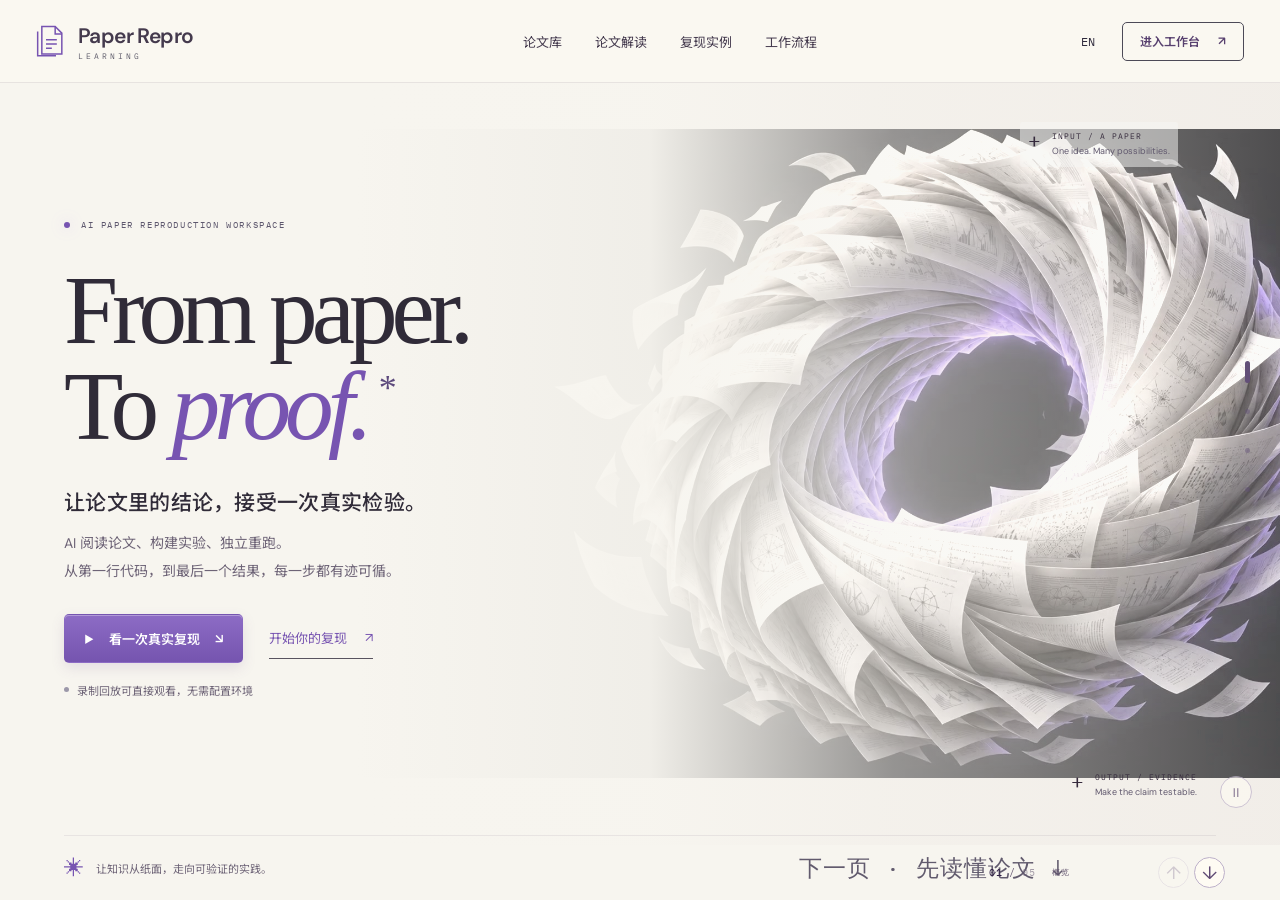
<file: src/landing/index.html>
<!DOCTYPE html>

<html lang="zh-CN">
<head>
<meta charset="utf-8"/>
<meta content="width=device-width, initial-scale=1" name="viewport"/>
<meta content="#111118" name="theme-color"/>
<meta content="Paper Repro Agent：从论文到可核查的实验结果。阅读论文、编写代码、运行实验、独立重跑，让每个结论都有证据可查。" name="description"/>
<title>Paper Repro — From Paper to Proof</title>
<link href="assets/favicon.svg" rel="icon" type="image/svg+xml"/>
<link href="styles.css" rel="stylesheet"/>
<link href="fullpage.css" rel="stylesheet"/>
<script defer="" src="app.js"></script>
<script defer="" src="fullpage.js"></script>
<script defer="" src="hero-video.js"></script>
<link href="cinema.css" rel="stylesheet"/><script defer="" src="cinema.js"></script><script defer src="integration.js"></script></head>
<body>
<a class="skip-link" data-i18n="skip" href="#main">跳到主要内容</a>
<header class="site-header">
<div class="header-inner">
<a aria-label="Paper Repro 首页" class="brand" href="#top"><span aria-hidden="true" class="brand-mark"><svg fill="none" viewbox="0 0 36 40"><path d="M7 3h16l8 8v25H7V3Z" stroke="currentColor" stroke-width="1.8"></path><path d="M23 3v9h8M12 19h13M12 24h13M12 29h7" stroke="currentColor" stroke-width="1.8"></path><path d="M2 9v29h22" stroke="currentColor" stroke-width="1.8"></path></svg></span><span>Paper Repro<span class="brand-agent">LEARNING</span></span></a>
<nav aria-label="主导航" class="desktop-nav"><a href="product:#/explore">论文库</a><a data-i18n="navLearn" href="#learn">论文解读</a><a data-i18n="navCases" href="#evidence">复现实例</a><a data-i18n="navWorkflow" href="#workflow">工作流程</a></nav>
<div class="header-actions"><button aria-label="Switch to English" class="language-toggle" id="language-toggle" type="button">EN</button><a class="button header-cta" href="product:#/upload" rel="noopener noreferrer" target="_blank"><span data-i18n="workspace">进入工作台</span><span aria-hidden="true">↗</span></a><button aria-controls="mobile-nav" aria-expanded="false" aria-label="展开导航" class="menu-toggle" id="menu-toggle"><span></span><span></span></button></div>
</div>
<nav aria-label="移动导航" class="mobile-nav" hidden="" id="mobile-nav"><a data-i18n="navLearn" href="#learn">论文解读</a><a data-i18n="navCases" href="#evidence">复现实例</a><a data-i18n="navWorkflow" href="#workflow">工作流程</a></nav>
</header>
<main id="main" tabindex="-1">
<div id="page-track">
<section aria-labelledby="hero-heading" class="hero" id="top">
<div aria-hidden="true" class="hero-art"><video autoplay="" height="1176" id="hero-video" loop="" muted="" playsinline="" poster="assets/paper-vortex-poster.jpg" preload="auto" width="1764"><source src="assets/paper-vortex-video.mp4" type="video/mp4"/></video><div class="art-shade"></div></div>
<button aria-controls="hero-video" aria-label="暂停背景视频" class="hero-video-toggle" id="hero-video-toggle" type="button">Ⅱ</button>
<div aria-hidden="true" class="hero-grid"></div>
<div class="hero-content wrap">
<div class="eyebrow hero-eyebrow"><span class="status-dot"></span> AI PAPER REPRODUCTION WORKSPACE</div>
<h1 id="hero-heading">From paper.<br/>To <em>proof.</em><span aria-hidden="true" class="hero-period">*</span></h1>
<p class="hero-lead" data-i18n="heroLead">让论文里的结论，接受一次真实检验。</p>
<p class="hero-description" data-i18n="heroDescription">AI 阅读论文、构建实验、独立重跑。<br/>从第一行代码，到最后一个结果，每一步都有迹可循。</p>
<div class="hero-ctas"><a class="button button-primary" href="#evidence"><span aria-hidden="true" class="play-icon">▶</span><span data-i18n="heroPrimary">看一次真实复现</span><span aria-hidden="true">↘</span></a><a class="hero-secondary" href="product:#/upload" rel="noopener noreferrer" target="_blank"><span data-i18n="heroSecondary">开始你的复现</span><span aria-hidden="true">↗</span></a></div>
<p class="hero-note"><span class="small-dot"></span><span data-i18n="heroNote">录制回放可直接观看，无需配置环境</span></p>
</div>
<div aria-hidden="true" class="art-annotation annotation-top"><span class="annotation-cross">+</span><span>INPUT / A PAPER<br/><b>One idea. Many possibilities.</b></span></div>
<div aria-hidden="true" class="art-annotation annotation-bottom"><span class="annotation-cross">+</span><span>OUTPUT / EVIDENCE<br/><b>Make the claim testable.</b></span></div>
<div class="hero-bottom wrap"><div class="hero-caption"><span class="caption-star">✳</span><span data-i18n="heroCaption">让知识从纸面，走向可验证的实践。</span></div><a class="scroll-cue" href="#learn"><span data-i18n="nextLearn">下一页 · 先读懂论文 ↓</span></a></div>
</section><section aria-labelledby="learn-heading" class="learn section-light cinema-panel" id="learn"><div aria-hidden="true" class="panel-film"><video data-src="assets/08429992526ec273.mp4" id="bg-learn" loop="" muted="" playsinline="" poster="assets/08429992526ec273.jpg" preload="none"></video></div><button aria-controls="bg-learn" aria-label="暂停背景视频" class="film-toggle" data-film="bg-learn" type="button">Ⅱ</button><div class="wrap"><div class="section-kicker"><span>02 / UNDERSTAND THE PAPER</span><span class="kicker-line"></span><span data-i18n="learnKicker">从理解开始</span></div><div class="learn-layout"><div class="learn-copy"><h2 data-i18n="learnHeading" id="learn-heading">先把论文<br/><em>读懂。</em></h2><p class="learn-intro" data-i18n="learnIntro">从研究问题到方法与实验，用结构化解读和视频讲解，把一篇论文讲清楚。想进一步核对时，回到对应的原文依据。</p><div class="learning-points"><p><b data-i18n="learnPoint1">问题与贡献</b><span data-i18n="learnPoint1d">作者解决什么，新增了什么。</span></p><p><b data-i18n="learnPoint2">方法与实验</b><span data-i18n="learnPoint2d">方法如何工作，实验在检验什么。</span></p><p><b data-i18n="learnPoint3">结论与边界</b><span data-i18n="learnPoint3d">证据支持什么，哪些问题仍未回答。</span></p></div><a class="button button-primary" data-i18n="explorePapers" href="https://paperrepro-aiid.atoms.world/repro/index.html#papers" rel="noopener noreferrer" target="_blank">探索论文 ↗</a></div><div class="learn-preview"><div class="learn-paper"><span class="eyebrow">PAPER / 2008</span><strong>Isolation Forest</strong><span>F. T. Liu · K. M. Ting · Z.-H. Zhou</span></div><div aria-label="论文理解方式" class="learn-tabs" role="tablist"><button aria-controls="learn-analysis" aria-selected="true" data-i18n="analysisTab" data-learn="analysis" id="learn-analysis-tab" role="tab">图文解读</button><button aria-controls="learn-video" aria-selected="false" data-i18n="videoTab" data-learn="video" id="learn-video-tab" role="tab" tabindex="-1">视频讲解</button></div><div aria-labelledby="learn-analysis-tab" id="learn-analysis" role="tabpanel"><span class="eyebrow">METHOD / ISOLATION</span><h3 data-i18n="methodTitle">为什么异常点更容易被隔离？</h3><div aria-label="机制示意：密集样本与孤立样本，随机划分隔离远离群体的点" class="isolation-diagram" role="img"><div class="cluster">● ● ●<br/> ● ● ●<br/>● ● ●</div><div class="split-line"></div><span class="outlier">●</span><span class="diagram-caption" data-i18n="diagramCaption">机制示意 · 非实验结果</span></div><p data-i18n="methodBody">每次随机选择特征和切分值，把样本逐步分开。远离密集区域的点往往经过更少的划分就能被单独隔离；多棵树上的平均路径长度，用来构造异常分数。</p><a class="text-link" data-i18n="methodSource" href="https://cs.nju.edu.cn/zhouzh/zhouzh.files/publication/icdm08b.pdf" rel="noopener noreferrer" target="_blank">回到原文 · 方法 §2 ↗</a></div><div aria-labelledby="learn-video-tab" hidden="" id="learn-video" role="tabpanel"><span class="eyebrow">PAPER EXPLAINER</span><div aria-hidden="true" class="video-symbol">▶</div><h3 data-i18n="videoTitle">换一种方式，理解论文。</h3><p data-i18n="videoBody">前往视频讲解库，选择已有讲解或提交论文。当前案例尚未绑定讲解成片，背景影像仅为视觉素材。</p><a class="button button-primary" data-i18n="videoLink" href="https://paperexplainer-aiid.pub.atoms.world/" rel="noopener noreferrer" target="_blank">打开视频讲解库 ↗</a></div></div></div><p class="learn-outro" data-i18n="learnOutro">理解之后，选择一个值得验证的问题。</p></div></section>
<section aria-labelledby="evidence-heading" class="evidence cinema-panel dark-proof" id="evidence"><div aria-hidden="true" class="panel-film"><video data-src="assets/8007bbe535fea624.mp4" id="bg-evidence" loop="" muted="" playsinline="" poster="assets/8007bbe535fea624.jpg" preload="none"></video></div><button aria-controls="bg-evidence" aria-label="暂停背景视频" class="film-toggle" data-film="bg-evidence" type="button">Ⅱ</button>
<div class="wrap">
<div class="section-kicker"><span>03 / A REAL REPRODUCTION</span><span class="kicker-line"></span><span data-i18n="evidenceKicker">从真实运行开始</span></div>
<div class="section-heading-row"><h2 data-i18n="evidenceHeading" id="evidence-heading">看一个结论，<br/><span class="muted-heading">如何被重新跑出来。</span></h2><div class="section-intro"><p data-i18n="evidenceIntro">选定论文中的一个实验目标，跟随 Agent 完成实现、运行与核验。看它读了什么、跑了什么，以及结果与论文有哪些差异。</p><a class="text-link" href="https://paperrepro-aiid.atoms.world/repro/index.html#runs" rel="noopener noreferrer" target="_blank"><span data-i18n="fullRecording">查看这次复现</span><span aria-hidden="true">↗</span></a></div></div>
<div class="workbench">
<div class="workbench-top"><div class="workbench-title"><span aria-hidden="true" class="mini-mark">▧</span><b>Isolation Forest</b><span class="mono subtle">/ 2008</span></div><div class="recorded-badge"><span></span><span data-i18n="recorded">录制案例摘要</span></div></div>
<div class="workbench-toolbar"><div aria-label="案例证据视角" class="evidence-tabs" role="tablist"><button aria-controls="evidence-panel" aria-selected="false" data-view="claim" id="tab-claim" role="tab" tabindex="-1"><span class="tab-index">01</span><span data-i18n="tabClaim">论文主张</span></button><button aria-controls="evidence-panel" aria-selected="true" data-view="execution" id="tab-execution" role="tab" tabindex="0"><span class="tab-index">02</span><span data-i18n="tabExecution">执行轨迹</span></button><button aria-controls="evidence-panel" aria-selected="false" data-view="verdict" id="tab-verdict" role="tab" tabindex="-1"><span class="tab-index">03</span><span data-i18n="tabVerdict">复核报告</span></button></div><button aria-pressed="false" class="tour-button" id="tour-button" type="button"><span aria-hidden="true">▷</span><span data-i18n="tour">播放导览</span></button></div>
<div aria-labelledby="tab-execution" class="proof-grid" id="evidence-panel" role="tabpanel" tabindex="0">
<div class="paper-pane"><div class="pane-label"><span>THE PAPER</span><span>01</span></div><div class="paper-sheet"><div class="paper-journal">RESEARCH PAPER / 2008</div><h3>Isolation<br/><i>Forest</i></h3><p class="paper-authors">F. T. Liu · K. M. Ting · Z.-H. Zhou</p><div class="paper-rule"></div><p class="paper-abstract" data-i18n="paperAbstract">通过随机划分隔离异常点。路径越短，样本越可能是异常。</p><p class="paper-table-title">TABLE 3 · IONOSPHERE</p><table class="paper-table"><thead><tr><th>Method</th><th>AUC</th></tr></thead><tbody><tr><td>ORCA</td><td>0.92</td></tr><tr><td>LOF</td><td>0.89</td></tr><tr><td>RF</td><td>0.85</td></tr><tr class="highlight-row"><td>iForest <span>←</span></td><td>0.85</td></tr></tbody></table><div class="paper-footnote"><span>p. 8 / Table 3</span><span class="paper-page">08</span></div></div><div class="source-tag"><span aria-hidden="true">↳</span><span data-i18n="paperSource">目标结果已定位到论文原文</span></div></div>
<div class="execution-pane"><div class="pane-label"><span id="detail-pane-label">THE PROCESS</span><span>02</span></div><div id="detail-content"></div></div>
<div class="result-pane"><div class="pane-label"><span>THE EVIDENCE</span><span>03</span></div><div class="verified-badge"><span aria-hidden="true">✓</span><span data-i18n="reproduced">已复现</span></div><p class="result-caption" data-i18n="cleanRerun">独立干净重跑 · AUC</p><div class="result-number">0.851<span>↗</span></div><div class="result-comparison"><div><span data-i18n="reported">论文报告</span><b>0.850</b></div><div><span data-i18n="difference">差值</span><b class="green-text">+0.001</b></div></div><div aria-label="论文值0.85，复现值0.851，均在0.80到0.90的验收范围内" class="acceptance-chart" role="img"><div class="chart-range"><span class="chart-center"></span><span class="chart-point"></span></div><div class="chart-labels"><span>0.80</span><span>0.85</span><span>0.90</span></div></div><p class="acceptance-note"><span aria-hidden="true">✓</span><span data-i18n="acceptance">落在预设 ±0.05 的验收范围内</span></p><div class="result-footer"><span data-i18n="cleanTime">干净重跑</span><b>3.9 s</b></div></div>
</div>
<div class="workbench-bottom"><span><span class="tiny-dot"></span><span data-i18n="summaryNote">已录制运行的交互摘要 · 非实时执行</span></span><span class="mono">RUN / 20260930-131649-58916d</span><button aria-haspopup="dialog" class="evidence-detail-button" data-i18n="evidenceDetail" id="evidence-detail-button" type="button">设置与审计详情 ↗</button></div>
</div>
<div class="run-stats"><div><span class="stat-number">32<span>m</span> 22<span>s</span></span><span class="stat-label" data-i18n="statDuration">这次运行的总耗时</span></div><div><span class="stat-number"><span>¥</span>0.32</span><span class="stat-label" data-i18n="statCost">这次运行的模型费用</span></div><div><span class="stat-number">19</span><span class="stat-label" data-i18n="statCommands">已执行命令</span></div><div><span class="stat-number stat-word">CPU<span> ONLY</span></span><span class="stat-label" data-i18n="statCompute">该案例无需 GPU</span></div></div>
<p class="data-note" data-i18n="dataNote">数据来自现有产品中的一次 Isolation Forest 录制运行，不代表所有论文的耗时、费用或成功率。</p>
</div>
</section>
<section aria-labelledby="workflow-heading" class="workflow section-light cinema-panel" id="workflow"><div aria-hidden="true" class="panel-film"><video data-src="assets/e339c9df4ec4fd5f.mp4" id="bg-workflow" loop="" muted="" playsinline="" poster="assets/e339c9df4ec4fd5f.jpg" preload="none"></video></div><button aria-controls="bg-workflow" aria-label="暂停背景视频" class="film-toggle" data-film="bg-workflow" type="button">Ⅱ</button><div class="wrap"><div class="section-kicker"><span>04 / HOW IT WORKS</span><span class="kicker-line"></span><span data-i18n="workflowKicker">每一步，都留下证据。</span></div><div class="workflow-layout"><div class="workflow-heading"><h2 data-i18n="workflowHeading" id="workflow-heading">复杂的复现，<br/>清楚地发生。</h2><p class="section-body" data-i18n="workflowIntro">从理解方法到独立核验，把漫长的实验过程拆解成你能看见、能检查的步骤。</p><div class="workflow-footnote"><span>6</span><p data-i18n="workflowSix">个可追溯步骤<br/>贯穿一次复现</p></div></div><div class="workflow-explorer"><div aria-label="复现流程" aria-orientation="vertical" class="workflow-list" role="tablist"><button aria-controls="workflow-detail" aria-selected="true" class="workflow-step" data-step="0" id="step-0" role="tab" tabindex="0"><span>01</span><b data-i18n="step0">读懂论文</b><span class="step-arrow">↗</span></button><button aria-controls="workflow-detail" aria-selected="false" class="workflow-step" data-step="1" id="step-1" role="tab" tabindex="-1"><span>02</span><b data-i18n="step1">固定目标</b><span class="step-arrow">↗</span></button><button aria-controls="workflow-detail" aria-selected="false" class="workflow-step" data-step="2" id="step-2" role="tab" tabindex="-1"><span>03</span><b data-i18n="step2">编写代码</b><span class="step-arrow">↗</span></button><button aria-controls="workflow-detail" aria-selected="false" class="workflow-step" data-step="3" id="step-3" role="tab" tabindex="-1"><span>04</span><b data-i18n="step3">运行与修复</b><span class="step-arrow">↗</span></button><button aria-controls="workflow-detail" aria-selected="false" class="workflow-step" data-step="4" id="step-4" role="tab" tabindex="-1"><span>05</span><b data-i18n="step4">独立重跑</b><span class="step-arrow">↗</span></button><button aria-controls="workflow-detail" aria-selected="false" class="workflow-step" data-step="5" id="step-5" role="tab" tabindex="-1"><span>06</span><b data-i18n="step5">给出结论</b><span class="step-arrow">↗</span></button></div><div aria-labelledby="step-0" class="workflow-detail" id="workflow-detail" role="tabpanel" tabindex="0"></div></div></div></div></section>

<section aria-labelledby="start-heading" class="start-section cinema-panel" id="start"><div aria-hidden="true" class="panel-film"><video data-src="assets/07f52f0afe70706d.mp4" id="bg-start" loop="" muted="" playsinline="" poster="assets/07f52f0afe70706d.jpg" preload="none"></video></div><button aria-controls="bg-start" aria-label="暂停背景视频" class="film-toggle" data-film="bg-start" type="button">Ⅱ</button><div class="wrap"><div class="section-kicker"><span>05 / YOUR NEXT PAPER</span><span class="kicker-line"></span></div><div class="start-heading-row"><h2 data-i18n="startHeading" id="start-heading">下一篇，<br/>从你的论文开始。</h2><div><p data-i18n="startDescription">从已有的论文解读开始，或带上一份 PDF、一条 arXiv 链接。<br/>先理解，再选择你想验证的问题。</p><a class="text-link start-explore" data-i18n="explorePapers" href="https://paperrepro-aiid.atoms.world/repro/index.html#papers" rel="noopener noreferrer" target="_blank">探索论文 ↗</a><a class="button button-primary" href="product:#/upload" rel="noopener noreferrer" target="_blank"><span data-i18n="openWorkspace">进入工作台</span><span aria-hidden="true">↗</span></a></div></div><div class="start-modes"><a class="start-mode" href="https://paperrepro-aiid.atoms.world/repro/index.html#papers" rel="noopener noreferrer" target="_blank"><span class="mode-label"><span>01 / UNDERSTAND</span><span aria-hidden="true">↗</span></span><h3 data-i18n="modeReplay">先读懂一篇</h3><p data-i18n="modeReplayDescription">浏览结构化分析与视频讲解，从问题、方法到实验，建立完整理解。</p><span class="mode-foot" data-i18n="modeReplayFoot">浏览论文 ↗</span></a><a class="start-mode" href="https://paperrepro-aiid.atoms.world/repro/index.html#runs" rel="noopener noreferrer" target="_blank"><span class="mode-label"><span>02 / EXPLORE</span><span aria-hidden="true">↗</span></span><h3 data-i18n="modeLocal">先看一次回放</h3><p data-i18n="modeLocalDescription">打开已录制的运行，逐步查看过程与结论，无需配置实验环境。</p><span class="mode-foot" data-i18n="modeLocalFoot">查看复现实例 ↗</span></a><a class="start-mode" href="product:#/upload" rel="noopener noreferrer" target="_blank"><span class="mode-label"><span>03 / EXPERIMENT</span><span aria-hidden="true">↗</span></span><h3 data-i18n="modeLab">开始我的实验</h3><p data-i18n="modeLabDescription">选择一个具体目标，准备实验任务，再交给自己的智能体或可用运行环境执行。</p><span class="mode-foot" data-i18n="modeLabFoot">准备实验任务 ↗</span></a></div><div class="availability"><span class="small-dot"></span><p data-i18n="availability">当前原站支持录制回放；启动新任务前，请在工作台确认运行器连接与访问权限。</p></div> <footer class="site-footer"><div class="wrap"><div class="footer-top"><a class="brand" href="#top"><span aria-hidden="true" class="footer-symbol">↳</span><span>Paper Repro<span class="brand-agent">LEARNING</span></span></a><p>Every claim deserves<br/><em>a second run.</em></p><div class="footer-links"><a data-i18n="paperLibrary" href="https://paperrepro-aiid.atoms.world/repro/index.html#papers" rel="noopener noreferrer" target="_blank">论文库 ↗</a><a href="https://paperexplainer-aiid.pub.atoms.world/" rel="noopener noreferrer" target="_blank">Paper Explainer ↗</a><a data-i18n="navBench" href="https://paperrepro-aiid.atoms.world/repro/bench.html" rel="noopener noreferrer" target="_blank">基准测试</a></div></div><div class="footer-bottom"><span>© 2026 Paper Repro Agent</span><span>PAPER → CODE → EVIDENCE</span><a data-i18n="backTop" href="#top">回到顶部 ↑</a></div></div></footer></div></section>
</div>
</main>
<nav aria-label="整屏导航" class="page-pagination" id="page-pagination">
<button aria-current="page" aria-label="第 1 屏：简介" data-page-index="0" type="button"><span aria-hidden="true" class="page-dot"></span></button>
<button aria-label="第 2 屏：复现证据" data-page-index="1" type="button"><span aria-hidden="true" class="page-dot"></span></button>
<button aria-label="第 3 屏：工作流程" data-page-index="2" type="button"><span aria-hidden="true" class="page-dot"></span></button>
<button aria-label="第 4 屏：复现案例" data-page-index="3" type="button"><span aria-hidden="true" class="page-dot"></span></button>
<button aria-label="第 5 屏：开始使用" data-page-index="4" type="button"><span aria-hidden="true" class="page-dot"></span></button>
</nav>
<div class="page-controls"><span class="page-counter"><span id="page-current">01</span><span aria-hidden="true">/</span><span id="page-total">05</span></span><span class="page-label" id="page-label">INTRODUCTION</span><div class="page-buttons"><button aria-label="上一屏" disabled="" id="page-prev" type="button">↑</button><button aria-label="下一屏" id="page-next" type="button">↓</button></div></div>
<span aria-atomic="true" aria-live="polite" class="sr-only" id="page-announcement"></span>
<dialog aria-labelledby="evidence-dialog-heading" id="evidence-dialog"><div class="dialog-top"><span class="eyebrow" data-i18n="evidenceDialogTitle" id="evidence-dialog-heading">实验设置与复核记录</span><button aria-label="关闭证据详情" class="dialog-close" id="evidence-dialog-close" type="button">×</button></div><p class="evidence-dialog-intro" data-i18n="evidenceDialogIntro">以下为这次 Isolation Forest 录制运行的实验约定与核验摘要。结论对应所选的 Ionosphere AUC 实验。</p><div class="evidence-dialog-columns" id="evidence-dialog-content"></div><a class="evidence-dialog-source" data-i18n="evidenceDialogSource" href="https://paperrepro-aiid.atoms.world/repro/index.html#runs" rel="noopener noreferrer" target="_blank">查看原工作台的完整录制 ↗</a></dialog>
<dialog aria-labelledby="case-dialog-title" id="case-dialog"><div class="dialog-top"><span class="eyebrow" data-i18n="caseDetail">RECORDED CASE / 案例摘要</span><button aria-label="关闭案例摘要" class="dialog-close" id="dialog-close" type="button">×</button></div><div id="case-dialog-content"></div></dialog>
</body>
</html>
</file>
<file: src/landing/styles.css>
@import url('https://fonts.googleapis.com/css2?family=DM+Sans:wght@400;450;500;550;600;650;700&family=IBM+Plex+Mono:wght@400;500&family=Noto+Sans+SC:wght@400;500;600;700&display=swap');
:root{--ink:#111118;--paper:#f5f3ee;--paper-deep:#eae7e0;--text:#25252b;--muted:#75757a;--line:#dedbd3;--violet:#b7a3ff;--violet-dark:#6b45cf;--green:#39785a;--mono:'IBM Plex Mono',monospace;--sans:'DM Sans','Noto Sans SC',sans-serif;--serif:Georgia,'Times New Roman',serif;--page-width:1240px}
*{box-sizing:border-box}html{scroll-behavior:smooth;scroll-padding-top:92px}body{margin:0;background:var(--paper);color:var(--text);font-family:var(--sans);font-size:15px;-webkit-font-smoothing:antialiased}button,a,input{-webkit-tap-highlight-color:transparent}button,a{touch-action:manipulation}button{font:inherit;cursor:pointer}a{color:inherit;text-decoration:none}button{color:inherit}button:focus-visible,a:focus-visible,[tabindex]:focus-visible{outline:3px solid var(--violet-dark);outline-offset:5px}::selection{background:#ccbbff;color:#161220}h1,h2,h3,p{margin:0}button{border:0}button:disabled{cursor:default}img{max-width:100%;display:block}.wrap{width:min(var(--page-width),calc(100% - 104px));margin:0 auto}.mono{font-family:var(--mono)}.eyebrow{font-family:var(--mono);font-size:10px;letter-spacing:1.5px}.skip-link{position:fixed;top:-100px;left:16px;background:var(--paper);color:var(--ink);padding:12px 20px;z-index:200}.skip-link:focus{top:12px}.button{display:inline-flex;align-items:center;justify-content:center;gap:15px;min-height:48px;padding:0 23px;border:1px solid transparent;border-radius:5px;font-weight:600;font-size:14px;transition:background .2s,transform .2s,border-color .2s}.button:hover{transform:translateY(-2px)}.button-primary{background:var(--violet);color:#1c1631}.button-primary:hover{background:#c5b5ff}.text-link{display:inline-flex;align-items:center;gap:20px;font-size:13px;font-weight:600;padding:6px 0;border-bottom:1px solid var(--text);width:max-content}.text-link:hover{color:var(--violet-dark);border-color:var(--violet-dark)}.site-header{background:#f8f7f5f5;color:#2e2b3b;border-bottom:1px solid #52476116;position:sticky;top:0;z-index:30;backdrop-filter:blur(18px)}.header-inner{height:82px;max-width:1440px;width:calc(100% - 72px);margin:auto;display:flex;align-items:center;justify-content:space-between;gap:28px}.brand{display:inline-flex;gap:12px;align-items:center;font-size:21px;font-weight:600;letter-spacing:-.6px;white-space:nowrap}.brand-mark{width:30px;height:34px;color:var(--violet)}.brand-agent{font-family:var(--mono);display:block;font-size:8px;letter-spacing:3px;font-weight:400;color:#5f5d6a;margin-top:1px}.desktop-nav{display:flex;gap:33px;margin-left:70px;font-size:13px;color:#5e5d6a}.desktop-nav a:hover{color:white}.tiny-arrow{padding-left:6px}.header-actions{display:flex;gap:23px;align-items:center}.language-toggle{background:none;color:#2e2a3c;font-size:12px;font-family:var(--mono);padding:12px 4px}.header-cta{color:var(--paper);border-color:#4c4a57;min-height:39px;padding:0 17px;font-size:12px;gap:18px}.header-cta:hover{background:#fdfdfc;border-color:#7d738f}.menu-toggle{display:none;width:30px;height:34px;padding:6px;background:transparent}.menu-toggle span{display:block;width:20px;height:1px;background:#eeeeee;margin:6px 0}.mobile-nav{padding:10px 24px 22px;flex-direction:column;gap:14px;font-size:14px}.mobile-nav:not([hidden]){display:flex}.hero{position:relative;min-height:726px;background:var(--ink);color:var(--paper);overflow:hidden}.hero-art{position:absolute;right:-4%;top:-32px;bottom:38px;width:76%;pointer-events:none}.hero-art img,.hero-art video{width:100%;height:100%;object-fit:contain;object-position:right center;opacity:.95}.art-shade{position:absolute;inset:0;background:linear-gradient(90deg,#f8f7f5 0%,#f8f7f5c7 13%,#f8f7f500 43%),linear-gradient(0deg,#f8f7f5 0%,#f8f7f500 13%,#f8f7f500 91%,#f8f7f577 100%)}.hero-grid{position:absolute;inset:0;background-image:linear-gradient(90deg,#544a6303 1px,transparent 1px);background-size:25% 100%;pointer-events:none}.hero-content{position:relative;z-index:2;padding-top:82px;padding-bottom:100px}.hero-eyebrow{font-size:9px;letter-spacing:1.6px;color:#5e586e;display:flex;align-items:center;gap:11px;margin-bottom:35px}.status-dot{width:6px;height:6px;background:var(--violet);border-radius:50%;box-shadow:0 0 14px #af8dff66}.hero h1{font-family:var(--serif);font-size:clamp(76px,7.6vw,112px);line-height:.99;font-weight:400;letter-spacing:-6px;position:relative;width:max-content}.hero h1 em{font-weight:400;color:#2a2046}.hero-period{font-family:var(--serif);font-weight:400;font-style:italic;color:#5d4a7d;font-size:36px;vertical-align:top;line-height:1;position:relative;top:12px;left:10px}.hero-lead{font-size:21px;font-weight:500;letter-spacing:.3px;margin-top:32px}.hero-description{font-size:14px;line-height:1.95;color:#605c6a;margin-top:13px;max-width:460px}.hero-ctas{display:flex;align-items:center;gap:26px;margin-top:29px}.hero-ctas .button{gap:15px;font-size:13px;min-height:49px;padding:0 19px}.play-icon{font-size:10px}.hero-secondary{display:inline-flex;gap:18px;align-items:center;font-size:13px;border-bottom:1px solid #58535f;padding:11px 0}.hero-secondary:hover{color:var(--violet)}.hero-note{font-size:11px;color:#5f5b6c;display:flex;align-items:center;gap:8px;margin-top:19px}.small-dot{height:5px;width:5px;flex:none;border-radius:50%;background:#9c98a9;display:inline-block}.hero-bottom{position:absolute;bottom:0;left:0;right:0;display:flex;justify-content:space-between;align-items:center;height:76px;border-top:1px solid #52476118}.hero-caption{display:flex;align-items:center;gap:12px;color:#615c6b;font-size:11px}.caption-star{font-size:20px;color:var(--violet)}.scroll-cue{display:flex;gap:24px;align-items:center;font-family:var(--mono);font-size:8px;letter-spacing:1px;color:#615a6d}.scroll-cue span:last-child{font-size:23px}.art-annotation{position:absolute;z-index:2;display:flex;align-items:flex-start;gap:10px;font-family:var(--mono);font-size:8px;letter-spacing:1px;color:#352a3c;line-height:1.7;pointer-events:none}.art-annotation b{font-family:var(--sans);font-size:9px;color:#61596e;font-weight:400;letter-spacing:0}.annotation-cross{font-size:21px;line-height:1}.annotation-top{right:8%;top:65px}.annotation-bottom{right:6.5%;bottom:112px}.section-light{background:var(--paper)}.evidence{padding:87px 0 59px}.section-kicker{display:flex;align-items:center;gap:22px;font-family:var(--mono);font-size:9px;letter-spacing:1px;color:#646363}.kicker-line{height:1px;background:var(--line);flex:1}.section-kicker>span:last-child:not(.kicker-line){font-family:var(--sans);font-size:11px;letter-spacing:.5px;color:#7b7777}.section-heading-row{display:flex;justify-content:space-between;align-items:flex-end;gap:45px;margin:38px 0 38px}h2{font-size:40px;font-weight:500;line-height:1.45;letter-spacing:-1.4px}.muted-heading{color:#666361}.section-intro{font-size:13px;line-height:1.95;color:#656261;padding-bottom:6px}.section-intro .text-link{color:var(--text);margin-top:17px}.workbench{border:1px solid #524761;border-radius:9px;overflow:hidden;background:#fffdfa;box-shadow:0 6px 18px #21162c03,0 30px 80px #30283e06}.workbench-top{padding:18px 25px;display:flex;align-items:center;justify-content:space-between;border-bottom:1px solid #524761;background:#fbf9f6}.workbench-title{display:flex;align-items:center;gap:11px;font-size:13px}.mini-mark{font-size:20px;color:var(--violet-dark)}.subtle{color:#68615f;font-size:10px}.recorded-badge{display:flex;align-items:center;gap:7px;font-size:10px;color:#78716c}.recorded-badge>span:first-child{width:5px;height:5px;border-radius:50%;background:#a7a094}.workbench-toolbar{display:flex;align-items:center;justify-content:space-between;padding:0 25px;border-bottom:1px solid #524761;background:#fffdf9}.evidence-tabs{display:flex;gap:28px}.evidence-tabs button{padding:17px 0 15px;font-size:11px;font-weight:500;border-bottom:2px solid transparent;background:transparent;color:#68625f;display:flex;gap:8px;align-items:center}.evidence-tabs button[aria-selected=true]{color:#533e89;border-color:#8155df}.tab-index{font-family:var(--mono);font-size:9px;opacity:.8}.tour-button{font-size:10px;background:none;color:#675f5f;display:flex;gap:6px;align-items:center;padding:10px 0}.tour-button[aria-pressed=true]{color:var(--violet-dark)}.proof-grid{display:grid;grid-template-columns:1fr 1.04fr 1fr;min-height:440px}.proof-grid>div{padding:22px 26px}.pane-label{font-family:var(--mono);font-size:8px;letter-spacing:1.2px;display:flex;justify-content:space-between;align-items:center;color:#6a625d;margin-bottom:21px}.pane-label>span:last-child{font-size:9px;color:#6c605b}.paper-pane{background:#eeebe4}.paper-sheet{background:#fffcf5;border:1px solid #524761;padding:23px 23px 10px;max-width:300px;box-shadow:2px 3px 0 #e5e1d9;transform:rotate(-1.3deg);margin:0 auto}.paper-journal{font-family:var(--mono);font-size:6px;letter-spacing:1.5px;color:#676560;margin-bottom:12px}.paper-sheet h3{font-family:var(--serif);font-size:34px;line-height:1.01;font-weight:400;letter-spacing:-1px}.paper-authors{font-family:var(--serif);font-size:7px;margin-top:10px;color:#78766d}.paper-rule{height:1px;background:#fdfdfc;margin-top:15px}.paper-abstract{font-family:var(--serif);font-size:8px;line-height:1.6;margin-top:9px;color:#6c655b}.paper-table-title{font-family:var(--mono);font-size:7px;letter-spacing:.4px;margin-top:17px;margin-bottom:6px}.paper-table{border-collapse:collapse;width:100%;font-family:var(--mono);font-size:8px;color:#7c746a}.paper-table th{font-weight:400;color:#6e6359;font-size:7px;padding:4px 5px;text-align:left;border-top:1px solid #524761;border-bottom:1px solid #524761}.paper-table td{padding:5px}.paper-table th:last-child,.paper-table td:last-child{text-align:right}.paper-table .highlight-row{background:#ece4ff;color:#593e89}.highlight-row td{font-weight:500}.highlight-row span{float:right}.paper-footnote{display:flex;align-items:center;justify-content:space-between;font-family:var(--mono);font-size:6px;color:#6e6559;margin-top:17px}.paper-page{font-family:var(--serif);font-size:12px}.source-tag{font-size:9px;display:flex;align-items:center;gap:5px;color:#6a625d;margin-top:15px}.source-tag>span:first-child{color:var(--violet-dark);font-size:16px}.execution-pane{background:#fbf9f5;border-right:1px solid #524761}.process-heading{font-size:14px;font-weight:500;line-height:1.5;margin:0 0 7px}.process-sub{font-size:10px;line-height:1.8;color:#6a625d;margin-bottom:26px}.agent-timeline{list-style:none;margin:0;padding:0}.agent-timeline li{display:flex;position:relative;gap:13px;padding-bottom:18px;align-items:flex-start}.agent-timeline li:not(:last-child):before{content:'';position:absolute;top:23px;left:10px;width:1px;height:calc(100% - 23px);background:#dbd5cf}.timeline-check{display:flex;width:21px;height:21px;flex:none;align-items:center;justify-content:center;border:1px solid #524761;color:#6f7e6f;font-size:10px;border-radius:50%;margin-top:1px}.timeline-text{flex:1;font-size:11px;color:#5c5553;line-height:1.4}.timeline-text span{display:block;font-size:9px;color:#6b615b;margin-top:3px}.timeline-time{font-family:var(--mono);font-size:9px;color:#6a615d;padding-top:3px;white-space:nowrap}.process-chip{background:#eee9df;padding:10px 11px;font-family:var(--mono);font-size:8px;color:#6b655c;display:flex;gap:8px;align-items:center}.process-chip .tiny-dot{background:#76a288}.result-pane{background:#fffdf9}.verified-badge{font-size:10px;display:inline-flex;align-items:center;gap:6px;background:#eaf2e8;color:#478260;padding:5px 9px;border-radius:3px}.verified-badge>span:first-child{font-weight:700}.result-caption{font-size:10px;color:#6c625b;margin-top:28px}.result-number{font-size:70px;letter-spacing:-4px;line-height:1.1;margin-top:8px;font-weight:450}.result-number>span{color:var(--green);font-size:23px;letter-spacing:0;margin-left:9px;vertical-align:top;line-height:2}.result-comparison{display:flex;gap:33px;margin-top:22px;padding-bottom:22px;border-bottom:1px solid #524761}.result-comparison>div{display:flex;flex-direction:column;gap:6px;font-size:10px;color:#6b635c}.result-comparison b{font-family:var(--mono);font-size:17px;font-weight:400;color:#55514d}.result-comparison b.green-text{color:var(--green)}.acceptance-chart{margin-top:31px}.chart-range{height:9px;background:#e1eadc;position:relative;border-radius:2px}.chart-center{position:absolute;width:1px;height:19px;background:#9caa95;left:50%;top:-5px}.chart-point{position:absolute;width:8px;height:15px;border-radius:2px;left:51%;top:-3px;background:#39785a;transform:translateX(-50%)}.chart-labels{display:flex;justify-content:space-between;font-family:var(--mono);font-size:8px;color:#6b645b;margin-top:9px}.acceptance-note{display:flex;gap:6px;font-size:9px;color:#5c7156;margin-top:18px;line-height:1.6}.result-footer{border-top:1px solid #524761;display:flex;justify-content:space-between;align-items:center;font-size:9px;color:#6b625b;margin-top:20px;padding-top:15px}.result-footer b{font-family:var(--mono);font-weight:400;color:#69645d}.workbench-bottom{padding:12px 24px;background:#f8f5ef;border-top:1px solid #524761;display:flex;justify-content:space-between;gap:15px;font-size:8px;color:#6b625c}.workbench-bottom>span:first-child{display:flex;gap:6px;align-items:center}.tiny-dot{height:4px;width:4px;background:#aaa095;border-radius:50%;display:inline-block}.run-stats{display:grid;grid-template-columns:repeat(4,1fr);padding:32px 0 20px}.run-stats>div{display:flex;flex-direction:column;gap:10px;align-items:center;border-right:1px solid var(--line)}.run-stats>div:first-child{align-items:flex-start;padding-left:15px}.run-stats>div:last-child{border-right:0;align-items:flex-end;padding-right:15px}.stat-number{font-size:35px;font-weight:400;letter-spacing:-1.5px;line-height:1}.stat-number span{font-size:16px;letter-spacing:-.5px;color:#69635e}.stat-word{font-size:31px;font-weight:500;line-height:1.13;letter-spacing:-1px}.stat-word span{font-family:var(--mono);font-size:11px;letter-spacing:0}.stat-label{font-size:10px;color:#6a625d}.data-note{font-size:9px;color:#6d635a;text-align:center;margin-top:14px;line-height:1.8}.workflow{padding:46px 0 75px}.workflow-layout{display:grid;grid-template-columns:1fr 1.55fr;gap:70px;margin-top:40px}.section-body{font-size:13px;line-height:1.95;color:#6a625d}.workflow-heading .section-body{max-width:290px;margin-top:20px}.workflow-footnote{display:flex;align-items:center;gap:17px;color:#6e6359;margin-top:44px}.workflow-footnote>span{font-family:var(--serif);font-style:italic;font-size:76px;font-weight:400;line-height:1}.workflow-footnote>p{font-size:11px;line-height:1.8}.workflow-explorer{display:grid;grid-template-columns:1fr 1.16fr;border-top:1px solid var(--line);border-bottom:1px solid var(--line);min-height:363px}.workflow-list{display:flex;flex-direction:column;border-right:1px solid var(--line);padding-right:24px}.workflow-step{display:flex;align-items:center;gap:16px;background:transparent;padding:18px 12px 18px 0;flex:1;border-bottom:1px solid var(--line);text-align:left}.workflow-step:last-child{border-bottom:0}.workflow-step>span:first-child{font-family:var(--mono);font-size:9px;color:#6d635a}.workflow-step b{font-size:13px;font-weight:400;color:#6c625b;flex:1}.step-arrow{font-size:18px;opacity:0;color:var(--violet-dark)}.workflow-step[aria-selected=true] b{color:var(--violet-dark);font-weight:600}.workflow-step[aria-selected=true] .step-arrow{opacity:1}.workflow-step:hover b{color:var(--violet-dark)}.workflow-detail{margin:17px 0 17px 25px;background:#ece8e1;border-radius:4px;padding:27px 22px;display:flex;flex-direction:column;min-height:329px}.detail-icon{width:43px;height:45px;margin-bottom:25px;color:#7d638e}.detail-icon svg{width:100%;height:100%;stroke:currentColor;fill:none;stroke-width:1.2}.detail-overline{font-family:var(--mono);font-size:8px;letter-spacing:1px;color:#6f6458;margin-bottom:11px}.workflow-detail h3{font-size:16px;line-height:1.5;font-weight:500;margin-bottom:12px}.workflow-detail>p{font-size:11px;line-height:1.9;color:#6e6359}.detail-output{margin-top:auto;padding-top:25px;font-family:var(--mono);font-size:8px;color:#665770;display:flex;align-items:center;gap:7px}.cases{padding:32px 0 85px}.case-list{border-top:1px solid #524761}.case-row{display:grid;grid-template-columns:55px 1.75fr 1fr 150px 27px;gap:24px;align-items:center;width:100%;padding:30px 4px;text-align:left;background:transparent;border-bottom:1px solid var(--line);transition:background .2s}.case-row:hover{background:#ebe5de}.case-number{align-self:start;font-family:var(--mono);font-size:10px;color:#706657;padding-top:3px}.case-main{display:flex;flex-direction:column;gap:9px}.case-route{font-size:9px;letter-spacing:1px;color:#716355}.case-main strong{font-size:24px;letter-spacing:-.8px;font-weight:500}.case-paper{font-size:10px;color:#706357}.case-summary{font-size:12px;line-height:1.9;color:#706357}.case-result{display:flex;flex-direction:column;gap:15px;align-items:flex-start}.case-status{font-size:9px;padding:4px 7px;border-radius:3px;display:inline-flex;width:max-content}.success{color:#4c7557;background:#e1e9dc}.partial{color:#937343;background:#ede4ce}.case-result>.mono{font-size:9px;color:#6e6359}.case-arrow{font-size:21px;align-self:center;color:#716156;transition:transform .2s}.case-row:hover .case-arrow{transform:translate(3px,-3px);color:var(--violet-dark)}.cases-footnote{display:flex;justify-content:space-between;gap:40px;align-items:center;margin-top:22px;font-size:10px;color:#726455}.cases-footnote .text-link{font-size:11px;flex:none;color:var(--text)}.benchmark-banner{display:flex;align-items:center;gap:30px;border:1px solid #524761;background:#efe9e0;padding:25px 30px;margin-top:49px;border-radius:5px;transition:background .2s}.benchmark-banner:hover{background:#e6ded1}.bench-icon{display:flex;align-items:flex-end;gap:4px;height:42px;padding:0 3px}.bench-icon i{display:block;width:5px;background:#aa8abd;height:18px}.bench-icon i:nth-child(2){height:26px}.bench-icon i:nth-child(3){height:34px}.bench-icon i:nth-child(4){height:24px}.bench-icon i:nth-child(5){height:42px;background:#795888}.bench-content{display:flex;flex:1;flex-direction:column;gap:9px}.bench-content .eyebrow{font-size:8px;color:#746253}.bench-content strong{font-size:16px;font-weight:500}.bench-link{display:flex;gap:35px;font-size:12px;color:#867460}.bench-link>span:last-child{font-size:21px}.start-section{background:#f8f7f5;color:#423824;padding:70px 0 35px;position:relative}.start-section .section-kicker{color:#635d6a}.start-section .kicker-line{background:#fdfdfc}.start-heading-row{display:flex;justify-content:space-between;align-items:center;margin:36px 0 48px;gap:50px}.start-heading-row h2{font-size:48px;line-height:1.4;font-weight:400;letter-spacing:-1px}.start-heading-row>div{width:350px}.start-heading-row p{font-size:13px;color:#655b6c;line-height:1.9;margin-bottom:25px}.start-heading-row .button{min-height:47px;font-size:12px;gap:37px}.start-modes{display:grid;grid-template-columns:repeat(3,1fr);border-top:1px solid #433b48;border-bottom:1px solid #433b48}.start-mode{padding:25px 28px 27px 0;display:flex;flex-direction:column;border-right:1px solid #433b48}.start-mode:not(:first-child){padding-left:29px}.start-mode:last-child{border-right:0;padding-right:0}.mode-label{display:flex;justify-content:space-between;font-family:var(--mono);font-size:8px;letter-spacing:1px;color:#64596e;margin-bottom:25px}.mode-label>span:last-child{font-size:18px;color:#644f78}.start-mode h3{font-size:17px;font-weight:500;color:#34283e;margin-bottom:13px}.start-mode p{font-size:11px;line-height:1.9;color:#64596e;margin-bottom:24px;max-width:300px}.mode-foot{font-size:9px;color:#664e79;margin-top:auto}.start-mode:hover h3{color:var(--violet)}.availability{display:flex;gap:9px;align-items:center;margin-top:24px;color:#65596e;font-size:10px;line-height:1.8}.availability .small-dot{background:#9a7a50}.site-footer{background:#f8f7f5;color:#645572;padding:45px 0 0}.footer-top{display:flex;justify-content:space-between;align-items:flex-start;padding-bottom:45px;gap:30px}.footer-top .brand{font-size:18px;margin-top:3px}.footer-symbol{font-family:var(--serif);font-size:36px;color:#5e4d7a;line-height:1}.footer-top>p{font-family:var(--serif);font-size:32px;line-height:1.14;color:#665671;letter-spacing:-1px}.footer-top>p em{color:#322145;font-weight:400}.footer-links{display:flex;flex-direction:column;gap:13px;font-size:10px;color:#655670}.footer-links a:hover{color:var(--violet)}.footer-bottom{border-top:1px solid #2c2733;padding:18px 0 25px;display:flex;align-items:center;justify-content:space-between;color:#786b84;font-family:var(--mono);font-size:8px;letter-spacing:.3px}.footer-bottom>a{font-family:var(--sans);font-size:9px}.claim-grid{display:grid;grid-template-columns:1fr 1fr;gap:9px;margin-top:22px;margin-bottom:24px}.claim-cell{border:1px solid #524761;padding:14px 9px;background:#f5f0e7}.claim-cell strong{display:block;font-family:var(--mono);font-size:19px;font-weight:400;color:#786487}.claim-cell span{display:block;font-size:8px;color:#726355;margin-top:7px}.claim-target{font-size:10px;line-height:1.8;color:#6b635c;padding:13px 0;border-top:1px solid #524761}.audit-row{display:flex;justify-content:space-between;gap:10px;padding:14px 0;border-bottom:1px solid #524761;font-size:10px;color:#817467}.audit-row b{font-weight:400;color:#618064;white-space:nowrap}.audit-note{font-size:10px;line-height:1.8;color:#726455;margin-top:21px}.audit-verdict{margin-top:22px;padding:13px;background:#e9ede3;font-size:10px;color:#69815f;line-height:1.8}dialog{border:1px solid #524761;border-radius:12px;max-width:600px;width:calc(100% - 40px);padding:28px 32px 32px;background:var(--paper);color:var(--text);box-shadow:0 20px 100px #0005}dialog::backdrop{background:#f8f7f5b8;backdrop-filter:blur(5px)}.dialog-top{display:flex;align-items:center;justify-content:space-between;gap:20px;padding-bottom:20px;border-bottom:1px solid var(--line)}.dialog-top .eyebrow{font-size:9px;color:#706556}.dialog-close{background:transparent;font-size:29px;color:#706357;line-height:1;padding:0 5px}.dialog-title{font-size:31px;line-height:1.3;margin:24px 0 8px;letter-spacing:-1px}.dialog-paper{font-size:11px;color:#736554;line-height:1.6;margin-bottom:23px}.dialog-description{font-size:13px;color:#887865;line-height:1.9;margin:20px 0}.dialog-metrics{display:flex;gap:35px;padding:20px 0;border-top:1px solid var(--line);border-bottom:1px solid var(--line);margin-bottom:20px}.dialog-metrics>div{display:flex;flex-direction:column;gap:8px;font-size:10px;color:#736554}.dialog-metrics b{font-family:var(--mono);font-size:22px;font-weight:400;color:#6f5e4d}.dialog-footnote{font-size:10px;line-height:1.8;color:#736553;margin-bottom:22px}.dialog-link{color:var(--paper);background:var(--ink);font-size:12px;gap:28px}.dialog-link:hover{background:#fdfdfc}.entered{animation:fade-in .25s ease-out}@keyframes fade-in{from{opacity:.4;transform:translateY(4px)}to{opacity:1;transform:none}}
@media(min-width:1600px){.hero{min-height:770px}.hero-content{padding-top:95px}.hero-art{right:0;width:73%;bottom:20px}.hero h1{font-size:117px}.annotation-top{right:13%}.annotation-bottom{right:10%}}
@media(max-width:1150px){.wrap{width:calc(100% - 72px)}.desktop-nav{margin-left:0;gap:22px}.header-inner{width:calc(100% - 48px)}.hero h1{font-size:92px}.hero-art{width:82%;right:-15%;opacity:.9}.hero-content{padding-top:80px}.hero-lead{font-size:19px}.hero-description{font-size:13px}.hero{min-height:700px}.annotation-top{right:5%}.annotation-bottom{right:4%}.section-heading-row{gap:25px}.proof-grid>div{padding:20px}.result-number{font-size:61px}.result-comparison{gap:24px}.workflow-layout{grid-template-columns:1fr 1.65fr;gap:40px}.workflow-explorer{grid-template-columns:.9fr 1.1fr}.workflow-detail{padding:24px 18px;margin-left:18px}.workflow-list{padding-right:18px}.case-row{gap:18px;grid-template-columns:40px 1.5fr .9fr 126px 22px}.case-main strong{font-size:22px}.case-summary{font-size:11px}.start-heading-row>div{width:320px}}
@media(max-width:900px){.wrap{width:calc(100% - 48px)}.desktop-nav{display:none}.header-inner{height:73px}.hero{min-height:690px}.hero-art{right:-23%;width:100%;opacity:.65;top:5px;bottom:70px}.art-shade{background:linear-gradient(90deg,#f8f7f5 0%,#f8f7f5dd 19%,#f8f7f555 53%,transparent 85%),linear-gradient(0deg,#f8f7f5 0%,transparent 20%)}.hero-content{padding-top:70px}.hero h1{font-size:90px}.art-annotation{display:none}.hero-bottom{height:68px}.section-heading-row{align-items:flex-start}h2{font-size:32px}.section-intro{font-size:12px;max-width:310px}.evidence{padding-top:60px}.proof-grid{grid-template-columns:1fr 1fr}.paper-pane{display:none}.proof-grid>div{padding:24px 28px}.workbench-toolbar{padding:0 22px}.workbench-bottom{font-size:7px}.workflow-layout{grid-template-columns:1fr;gap:30px}.workflow-heading{display:grid;grid-template-columns:1fr 1fr;gap:20px}.workflow-heading .section-body{margin-top:0;max-width:100%;align-self:center}.workflow-footnote{display:none}.workflow-explorer{grid-template-columns:1fr 1.2fr}.workflow-detail{padding:30px}.workflow-step{padding:16px 14px 16px 0}.workflow-detail>p{font-size:13px}.detail-output{font-size:10px}.workflow-detail h3{font-size:21px}.case-row{grid-template-columns:30px 1fr 130px 20px;gap:16px}.case-summary{display:none}.case-main strong{font-size:22px}.start-heading-row h2{font-size:39px}.start-heading-row>div{width:290px}.start-mode{padding-right:20px}.start-mode:not(:first-child){padding-left:20px}.start-mode p{font-size:10px}.footer-top>p{font-size:29px}}
@media(max-width:620px){html{scroll-padding-top:82px}.wrap{width:calc(100% - 40px)}.header-inner{width:calc(100% - 36px);height:68px;gap:10px}.brand{font-size:18px;gap:9px}.brand-mark{width:25px;height:29px}.brand-agent{font-size:6px;letter-spacing:2.6px}.header-actions{gap:14px}.header-cta{display:none}.language-toggle{font-size:11px;padding:10px 1px}.menu-toggle{display:block}.hero{min-height:815px}.hero-art{top:312px;bottom:64px;right:-17%;width:113%;opacity:.93}.hero-art img,.hero-art video{object-position:right center;object-fit:contain}.art-shade{background:linear-gradient(180deg,#f8f7f5 0%,#f8f7f588 13%,transparent 39%,#f8f7f588 85%,#f8f7f5 100%),linear-gradient(90deg,#f8f7f566,transparent 35%)}.hero-content{padding-top:40px;padding-bottom:0}.hero-eyebrow{font-size:7px;letter-spacing:1.1px;margin-bottom:24px;gap:8px}.status-dot{width:5px;height:5px}.hero h1{font-size:76px;letter-spacing:-4.9px;line-height:1.0}.hero-period{font-size:24px;top:8px;left:6px}.hero-lead{font-size:17px;margin-top:25px;letter-spacing:0}.hero-description{font-size:11px;margin-top:12px;color:#625c6b;line-height:1.9;max-width:320px}.hero-ctas{margin-top:22px;gap:21px}.hero-ctas .button{font-size:11px;min-height:44px;gap:9px;padding:0 14px}.hero-secondary{font-size:11px;gap:9px}.hero-note{font-size:9px;margin-top:15px}.hero-bottom{height:64px;align-items:center}.hero-caption{font-size:8px;gap:7px}.caption-star{font-size:16px}.scroll-cue{gap:8px;font-size:6px;letter-spacing:0}.scroll-cue span:last-child{font-size:17px}.evidence{padding:42px 0 35px}.section-kicker{font-size:7px;gap:12px;letter-spacing:.7px}.section-kicker>span:last-child:not(.kicker-line){font-size:8px;letter-spacing:0}.section-heading-row{display:block;margin:29px 0 25px}h2{font-size:30px;letter-spacing:-1px;line-height:1.5}.section-intro{margin-top:18px;font-size:11px;max-width:100%;padding:0}.section-intro .text-link{margin-top:12px;font-size:10px}.workbench{border-radius:6px}.workbench-top{padding:14px}.workbench-title{gap:7px;font-size:11px}.mini-mark{font-size:16px}.subtle{font-size:8px}.recorded-badge{font-size:8px;gap:5px}.workbench-toolbar{padding:0 13px;display:block}.evidence-tabs{justify-content:space-between;gap:15px}.evidence-tabs button{font-size:10px;padding:14px 0 12px;gap:5px}.tab-index{font-size:7px}.tour-button{display:none}.proof-grid{grid-template-columns:1fr}.proof-grid .execution-pane{display:none}.proof-grid[data-view=claim] .paper-pane{display:block}.proof-grid[data-view=claim] .result-pane{display:none}.proof-grid[data-view=execution] .execution-pane{display:block;border-right:0}.proof-grid[data-view=execution] .result-pane{display:none}.proof-grid[data-view=verdict] .result-pane{display:block}.proof-grid>div{padding:23px 29px}.proof-grid{min-height:405px}.pane-label{font-size:8px;margin-bottom:22px}.agent-timeline li{padding-bottom:20px}.timeline-text{font-size:12px}.timeline-text span{font-size:10px}.timeline-time{font-size:10px}.process-heading{font-size:16px}.process-sub{font-size:11px;margin-bottom:25px}.process-chip{font-size:9px}.paper-sheet{max-width:260px}.result-number{font-size:76px}.result-caption{margin-top:20px}.result-comparison{gap:40px}.result-footer{margin-top:23px}.workbench-bottom{padding:11px 14px;font-size:8px;flex-direction:column;gap:6px}.workbench-bottom .mono{font-size:6px;letter-spacing:0}.run-stats{grid-template-columns:1fr 1fr;gap:24px 0;padding:27px 0 10px}.run-stats>div,.run-stats>div:first-child,.run-stats>div:last-child{align-items:center;padding:0}.run-stats>div:nth-child(2){border-right:0}.stat-number{font-size:29px}.stat-number span{font-size:14px}.stat-word{font-size:27px}.stat-word span{font-size:10px}.stat-label{font-size:9px}.data-note{font-size:8px;margin-top:17px}.workflow{padding:27px 0 46px}.workflow-layout{margin-top:27px;gap:24px}.workflow-heading{display:block}.workflow-heading .section-body{font-size:11px;margin-top:15px;max-width:290px}.workflow-explorer{grid-template-columns:1fr;min-height:auto}.workflow-list{display:grid;grid-template-columns:repeat(3,1fr);padding:0;border-right:0;border-bottom:1px solid var(--line);gap:0}.workflow-step{padding:15px 0 14px;gap:7px;justify-content:center;border:0}.workflow-step>span:first-child{font-size:7px}.workflow-step b{flex:none;font-size:10px}.step-arrow{display:none}.workflow-step[aria-selected=true]{background:#ece5f0}.workflow-detail{margin:16px 0;padding:25px;min-height:260px}.detail-icon{margin-bottom:19px;width:34px;height:37px}.workflow-detail h3{font-size:19px}.workflow-detail>p{font-size:12px}.detail-output{padding-top:25px;font-size:9px}.cases{padding:20px 0 48px}.case-row{grid-template-columns:22px 1fr 20px;gap:10px;position:relative;padding:24px 2px 58px}.case-main strong{font-size:24px}.case-paper{font-size:8px}.case-route{font-size:8px}.case-number{font-size:8px}.case-result{position:absolute;bottom:23px;left:34px;flex-direction:row;align-items:center;gap:14px}.case-result>.mono{font-size:8px}.case-status{font-size:8px;padding:3px 6px}.case-arrow{font-size:20px}.cases-footnote{display:block;margin-top:20px}.cases-footnote p{font-size:10px;line-height:1.8}.cases-footnote .text-link{margin-top:14px;font-size:10px}.benchmark-banner{margin-top:29px;padding:22px 18px;gap:17px;flex-wrap:wrap}.bench-content strong{font-size:14px}.bench-icon{height:37px}.bench-content .eyebrow{font-size:7px}.bench-link{width:100%;padding-left:51px;justify-content:space-between;font-size:10px;align-items:center}.start-section{padding:43px 0 25px}.start-heading-row{display:block;margin:27px 0 32px}.start-heading-row h2{font-size:35px}.start-heading-row>div{width:auto;margin-top:23px}.start-heading-row p{font-size:11px;margin-bottom:20px}.start-heading-row .button{font-size:11px;min-height:45px;gap:35px}.start-modes{grid-template-columns:1fr}.start-mode,.start-mode:not(:first-child),.start-mode:last-child{border-right:0;padding:24px 0;border-bottom:1px solid #433b48}.start-mode:last-child{border-bottom:0}.mode-label{margin-bottom:12px;font-size:8px}.start-mode h3{font-size:17px;margin-bottom:10px}.start-mode p{font-size:11px;max-width:100%;margin-bottom:14px}.mode-foot{font-size:9px}.availability{font-size:9px;align-items:flex-start;gap:7px}.availability .small-dot{margin-top:6px}.site-footer{padding-top:34px}.footer-top{display:grid;grid-template-columns:1fr 1fr;gap:30px 15px;padding-bottom:32px}.footer-top .brand{font-size:16px}.footer-top>p{font-size:26px;grid-column:1;grid-row:2}.footer-links{grid-column:2;grid-row:1 / span 2;justify-self:end;align-self:start;gap:16px;font-size:9px}.footer-bottom{font-size:7px;letter-spacing:0;gap:8px;flex-wrap:wrap}.footer-bottom>span:nth-child(2){display:none}.footer-bottom>a{font-size:8px}dialog{padding:22px}.dialog-title{font-size:28px}.dialog-description{font-size:12px}.dialog-metrics{gap:30px}.dialog-metrics b{font-size:21px}.dialog-link{font-size:11px}.claim-grid{gap:11px}.claim-cell{padding:20px 14px}.claim-cell strong{font-size:23px}.claim-cell span{font-size:10px}.claim-target{font-size:11px}}
/* Keep small product labels legible against the paper surfaces. */
.section-kicker,.section-kicker>span:last-child:not(.kicker-line),.section-intro,.section-body{color:#746c66}.section-intro{font-size:14px}.process-sub{font-size:11px;color:#7a6f67}.timeline-text{font-size:12px}.timeline-text span{font-size:10px;color:#85786d}.timeline-time{font-size:10px;color:#827266}.pane-label{font-size:9px;color:#87766a}.result-caption,.result-comparison>div{font-size:11px;color:#7b6b5f}.result-footer{font-size:10px;color:#7d6d60}.acceptance-note{font-size:10px;color:#54734c}.source-tag{font-size:10px;color:#7a6a5e}.workbench-bottom{color:#8a7a6a}.stat-label{font-size:11px;color:#817160}.data-note{font-size:10px;color:#82715f}.workflow-detail>p{color:#7b6b5b}.case-paper,.case-summary{color:#7f6e5d}.cases-footnote{color:#7e6d5c}.start-mode p{color:#655275}.mode-foot{color:#663e88}.availability{color:#674a7d}.hero-note{color:#625473}.hero-description{color:#635473}.annotation-top{background:#f8f7f580;padding:8px;border-radius:3px}
@media(max-width:620px){.hero h1{font-size:clamp(61px,19.4vw,76px)}.section-intro{font-size:12px}.stat-label{font-size:10px}.data-note{font-size:9px}.workbench-bottom{font-size:8px}.source-tag{font-size:9px}.start-mode p{font-size:12px}.case-paper{font-size:9px}.hero-note{font-size:9px}.hero-description{font-size:12px}.hero{min-height:835px}}
@media(max-width:620px){.hero-lead{font-size:clamp(14px,4.35vw,17px)}.proof-grid[data-view=claim] .execution-pane,.proof-grid[data-view=verdict] .execution-pane{display:block;border-right:0;border-top:1px solid var(--line)}.proof-grid[data-view=verdict] .result-pane{order:-1}.language-toggle{min-width:32px;min-height:44px}.menu-toggle{width:36px;min-height:44px}.evidence-tabs button,.workflow-step{min-height:44px}.dialog-close{min-width:44px;min-height:44px}}
.dialog-footnote,.dialog-paper{color:#7a6956}.dialog-description{color:#74634f}.dialog-top .eyebrow{color:#7a6956}.dialog-metrics>div{color:#7a6956}
@media(min-width:621px) and (max-width:900px){.menu-toggle{display:block;min-height:44px}.language-toggle{min-height:44px}}
@media(prefers-reduced-motion:reduce){html{scroll-behavior:auto}*,*::before,*::after{animation-duration:.01ms!important;transition-duration:.01ms!important;animation-iteration-count:1!important}}
</file>
<file: src/landing/fullpage.css>
/* Full-screen presentation. The document never scrolls while paging is active. */
:root {
  --fp-header-height: 82px;
  --fp-page-height: calc(100dvh - var(--fp-header-height));
  --fp-duration: 950ms;
  --fp-ease: cubic-bezier(.76, 0, .24, 1);
}
.page-pagination,.page-controls { display:none; }
.sr-only { position:absolute;width:1px;height:1px;padding:0;overflow:hidden;clip:rect(0,0,0,0);white-space:nowrap;border:0; }
html.fullpage-ready,html.fullpage-ready body { width:100%;height:100%;overflow:hidden;overscroll-behavior:none;scroll-behavior:auto;scroll-padding:0; }
.fullpage-ready .site-header { position:fixed;inset:0 0 auto; }
.fullpage-ready .mobile-nav { position:absolute;top:100%;left:0;right:0;background:#f8f7f5;border-bottom:1px solid #49414f;box-shadow:0 12px 28px #0004; }
.fullpage-ready #main { position:fixed;top:var(--fp-header-height);left:0;width:100%;height:var(--fp-page-height);overflow:hidden;overflow:clip;scroll-behavior:auto;touch-action:pan-x pinch-zoom; }
.fullpage-ready #page-track { height:100%;width:100%;display:flex;flex-direction:column;will-change:transform;transition:transform var(--fp-duration) var(--fp-ease); }
.fullpage-ready #page-track > section { flex:0 0 var(--fp-page-height);height:var(--fp-page-height);min-height:0;max-height:var(--fp-page-height);width:100%;position:relative;overflow:hidden;overflow:clip;contain:layout paint; }
.fullpage-ready #page-track > section:not(.hero) { padding:26px 0 54px; }
.fullpage-ready #page-track > section:not(.hero) > .wrap { height:100%;min-height:0;display:flex;flex-direction:column; }
.fullpage-ready .wrap { width:min(1240px,calc(100% - 128px)); }
.fullpage-ready section:focus { outline:none; }
.fullpage-ready section[aria-hidden=true] { pointer-events:none; }
.fullpage-ready section.is-active { pointer-events:auto; }
.fullpage-ready .hero-content { height:calc(100% - 65px);padding:0;display:flex;flex-direction:column;justify-content:center;align-items:flex-start; }
.fullpage-ready .hero { padding:0; }
.fullpage-ready .hero h1 { font-size:min(7.6vw,13.7vh,112px); }
.fullpage-ready .hero-eyebrow { margin-bottom:clamp(18px,3.5vh,34px); }
.fullpage-ready .hero-lead { margin-top:clamp(18px,3.7vh,32px); }
.fullpage-ready .hero-ctas { margin-top:clamp(19px,3.4vh,29px); }
.fullpage-ready .hero-art { top:-20px;bottom:55px;right:-4%;width:76%; }
.fullpage-ready .hero-bottom { height:65px; }
.fullpage-ready .hero-bottom .scroll-cue { display:none; }
.fullpage-ready .annotation-top { top:40px;right:8%; }
.fullpage-ready .annotation-bottom { bottom:100px; }
.fullpage-ready .section-kicker { flex:none;min-height:12px; }
.fullpage-ready .section-heading-row { flex:none;margin:19px 0 22px;gap:30px; }
.fullpage-ready h2 { font-size:clamp(27px,3.4vw,38px);line-height:1.32; }
.fullpage-ready .section-intro { font-size:12px;line-height:1.8;max-width:405px; }
.fullpage-ready .section-intro .text-link { margin-top:9px;font-size:11px; }

/* The proof table expands into available space instead of extending the page. */
.fullpage-ready .evidence .workbench { flex:1;min-height:0;display:flex;flex-direction:column; }
.fullpage-ready .workbench-top { flex:none;padding:12px 20px; }
.fullpage-ready .workbench-toolbar { flex:none;padding:0 20px; }
.fullpage-ready .evidence-tabs { gap:26px; }
.fullpage-ready .evidence-tabs button { padding:12px 0 10px; }
.fullpage-ready .proof-grid { flex:1;min-height:0;overflow:hidden; }
.fullpage-ready .proof-grid>div { min-width:0;min-height:0;padding:16px 23px; }
.fullpage-ready .pane-label { margin-bottom:14px;font-size:8px; }
.fullpage-ready .paper-sheet { padding:16px 20px 9px;max-width:280px; }
.fullpage-ready .paper-journal { margin-bottom:8px; }
.fullpage-ready .paper-sheet h3 { font-size:29px; }
.fullpage-ready .paper-authors { margin-top:8px; }
.fullpage-ready .paper-rule { margin-top:11px; }
.fullpage-ready .paper-abstract { margin-top:7px; }
.fullpage-ready .paper-table-title { margin-top:12px; }
.fullpage-ready .paper-table td { padding:4px 5px; }
.fullpage-ready .paper-footnote { margin-top:10px; }
.fullpage-ready .source-tag { margin-top:9px;font-size:9px; }
.fullpage-ready .process-heading { font-size:13px;margin-bottom:5px; }
.fullpage-ready .process-sub { font-size:10px;line-height:1.7;margin-bottom:16px; }
.fullpage-ready .agent-timeline li { padding-bottom:12px;gap:11px; }
.fullpage-ready .timeline-text { font-size:11px; }
.fullpage-ready .timeline-text span { font-size:9px;margin-top:2px; }
.fullpage-ready .timeline-time { font-size:9px; }
.fullpage-ready .process-chip { padding:9px 10px;font-size:8px; }
.fullpage-ready .verified-badge { font-size:9px;padding:4px 8px; }
.fullpage-ready .result-caption { font-size:10px;margin-top:17px; }
.fullpage-ready .result-number { font-size:62px;margin-top:5px;line-height:1; }
.fullpage-ready .result-comparison { margin-top:16px;padding-bottom:15px; }
.fullpage-ready .result-comparison>div { font-size:10px;gap:5px; }
.fullpage-ready .result-comparison b { font-size:16px; }
.fullpage-ready .acceptance-chart { margin-top:21px; }
.fullpage-ready .acceptance-note { margin-top:12px;font-size:9px; }
.fullpage-ready .result-footer { margin-top:13px;padding-top:10px; }
.fullpage-ready .claim-grid { margin:14px 0 13px;gap:8px; }
.fullpage-ready .claim-cell { padding:12px 10px; }
.fullpage-ready .claim-cell strong { font-size:18px; }
.fullpage-ready .claim-target { padding:10px 0;font-size:9px; }
.fullpage-ready .audit-row { padding:10px 0;font-size:9px; }
.fullpage-ready .audit-note { margin-top:14px;font-size:9px; }
.fullpage-ready .audit-verdict { margin-top:14px;padding:10px;font-size:9px; }
.fullpage-ready .workbench-bottom { flex:none;padding:9px 20px;align-items:center; }
.evidence-detail-button { background:transparent;border-bottom:1px solid currentColor;color:#71558f;padding:3px 0;font-size:10px;white-space:nowrap; }
.fullpage-ready .workbench-bottom>.mono { font-size:7px; }
.fullpage-ready .run-stats { flex:none;padding:17px 0 8px; }
.fullpage-ready .run-stats>div { gap:6px; }
.fullpage-ready .stat-number { font-size:29px; }
.fullpage-ready .stat-number span { font-size:13px; }
.fullpage-ready .stat-word { font-size:26px; }
.fullpage-ready .stat-word span { font-size:10px; }
.fullpage-ready .stat-label { font-size:9px; }
.fullpage-ready .data-note { flex:none;font-size:9px;margin-top:8px; }

/* The other chapters retain their content, with a composition for one screen. */
.fullpage-ready .workflow-layout { flex:1;min-height:0;align-items:center;margin:24px 0 0;gap:65px; }
.fullpage-ready .workflow-explorer { min-height:340px;max-height:470px;height:min(56vh,450px); }
.fullpage-ready .workflow-detail { min-height:0; }
.fullpage-ready .workflow-heading .section-body { font-size:13px; }
.fullpage-ready .case-list { flex:1;min-height:0;display:flex;flex-direction:column; }
.fullpage-ready .case-row { flex:1;min-height:0;padding:18px 4px; }
.fullpage-ready .case-main { gap:7px; }
.fullpage-ready .case-main strong { font-size:25px; }
.fullpage-ready .cases-footnote { flex:none;margin-top:13px; }
.fullpage-ready .benchmark-banner { flex:none;padding:18px 26px;margin-top:22px; }
.fullpage-ready .bench-icon { height:35px; }
.fullpage-ready .bench-icon i:nth-child(5) { height:35px; }
.fullpage-ready .start-heading-row { flex:1;margin:20px 0 26px;gap:40px; }
.fullpage-ready .start-heading-row h2 { font-size:clamp(32px,4.4vw,49px); }
.fullpage-ready .start-modes { flex:none; }
.fullpage-ready .start-mode { padding-top:23px;padding-bottom:23px; }
.fullpage-ready .start-mode p { margin-bottom:17px; }
.fullpage-ready .mode-label { margin-bottom:18px; }
.fullpage-ready .availability { flex:none;margin-top:18px; }
.fullpage-ready .site-footer { background:transparent;padding:0;flex:none;margin-top:19px;display:flex;align-items:center;justify-content:space-between;border-top:1px solid #433b48; }
.fullpage-ready .site-footer>.wrap { width:100%;display:flex;align-items:center;justify-content:space-between;gap:20px; }
.fullpage-ready .footer-top { padding:15px 0; }
.fullpage-ready .footer-top>.brand,.fullpage-ready .footer-top>p { display:none; }
.fullpage-ready .footer-links { flex-direction:row;gap:20px;font-size:10px; }
.fullpage-ready .footer-bottom { padding:15px 0;border:0;gap:26px; }
.fullpage-ready .footer-bottom>span:nth-child(2) { display:none; }

/* Always-visible position and explicit navigation. */
.fullpage-ready .page-pagination { position:fixed;right:18px;top:50%;transform:translateY(-50%);display:flex;flex-direction:column;gap:5px;z-index:24; }
.page-pagination button { background:transparent;padding:0;width:30px;height:34px;display:grid;place-items:center;color:#624f78;border-radius:20px; }
.page-pagination .page-dot { height:5px;width:5px;border-radius:50%;background:currentColor;opacity:.45;transition:height .35s,width .35s,opacity .35s; }
.page-pagination button[aria-current=page] .page-dot { width:5px;height:22px;opacity:1;border-radius:4px; }
.page-pagination button:hover .page-dot { opacity:1; }
.fullpage-ready .page-controls { position:fixed;right:55px;bottom:12px;z-index:25;display:flex;align-items:center;gap:16px;color:#645077; }
.page-counter { font-family:var(--mono);font-size:10px;letter-spacing:1px;display:flex;align-items:center;gap:6px; }
#page-current { color:#312046; }
#page-total { opacity:.55; }
.page-label { font-family:var(--mono);font-size:8px;letter-spacing:1.2px;min-width:90px; }
.page-buttons { display:flex;gap:5px; }
.page-buttons button { height:31px;width:31px;border:1px solid #76648666;border-radius:50%;background:transparent;color:inherit;font-size:18px;transition:background .2s,border-color .2s; }
.page-buttons button:hover:not(:disabled) { background:#544a6324;border-color:#aa91c2; }
.page-buttons button:disabled { opacity:.25;cursor:default; }
body[data-page-tone=light] .page-controls,body[data-page-tone=light] .page-pagination { color:#776185; }
body[data-page-tone=light] #page-current { color:#553d67; }
body[data-page-tone=light] .page-buttons button { border-color:#88779555; }
.fullpage-ready dialog { max-height:calc(100dvh - 48px);overflow:auto;overscroll-behavior:contain;touch-action:pan-y pinch-zoom; }
#evidence-dialog { max-width:760px; }
.evidence-dialog-intro { font-size:12px;line-height:1.8;margin:20px 0;color:#7c6d5e; }
.evidence-dialog-columns { display:grid;grid-template-columns:1fr 1fr;gap:24px; }
.evidence-dialog-columns>section { background:#ede8df;padding:20px;border-radius:5px; }
.evidence-dialog-columns .process-heading { font-size:17px; }
.evidence-dialog-columns .process-sub,.evidence-dialog-columns .claim-target,.evidence-dialog-columns .audit-row,.evidence-dialog-columns .audit-note,.evidence-dialog-columns .audit-verdict { font-size:12px; }
.evidence-dialog-columns .claim-cell strong { font-size:23px; }
.evidence-dialog-columns .claim-cell span { font-size:10px; }
.evidence-dialog-source { display:block;margin-top:21px;font-size:12px;color:#70528e; }

@media (max-height:850px) and (min-width:901px) {
  .fullpage-ready #page-track>section:not(.hero) { padding-top:17px;padding-bottom:49px; }
  .fullpage-ready .section-heading-row { margin:12px 0 14px;align-items:center; }
  .fullpage-ready .section-heading-row h2 { font-size:27px; }
  .fullpage-ready .section-heading-row h2 br { display:none; }
  .fullpage-ready .section-intro { font-size:11px;line-height:1.7; }
  .fullpage-ready .section-intro p { display:none; }
  .fullpage-ready .section-intro .text-link { margin:0; }
  .fullpage-ready .workbench-top { padding-top:10px;padding-bottom:10px; }
  .fullpage-ready .proof-grid>div { padding:13px 20px; }
  .fullpage-ready .pane-label { margin-bottom:12px; }
  .fullpage-ready .paper-sheet { padding:13px 17px 7px; }
  .fullpage-ready .paper-sheet h3 { font-size:26px; }
  .fullpage-ready .paper-abstract { font-size:7px; }
  .fullpage-ready .paper-table-title { margin-top:9px; }
  .fullpage-ready .paper-table td { padding:3px 5px; }
  .fullpage-ready .agent-timeline li { padding-bottom:10px; }
  .fullpage-ready .process-sub { margin-bottom:11px; }
  .fullpage-ready .result-caption { margin-top:12px;font-size:9px; }
  .fullpage-ready .result-number { font-size:54px; }
  .fullpage-ready .result-comparison { margin-top:12px;padding-bottom:11px; }
  .fullpage-ready .acceptance-chart { margin-top:16px; }
  .fullpage-ready .acceptance-note { margin-top:10px; }
  .fullpage-ready .result-footer { margin-top:10px;padding-top:7px; }
  .fullpage-ready .run-stats { padding:12px 0 4px; }
  .fullpage-ready .stat-number { font-size:25px; }
  .fullpage-ready .stat-word { font-size:23px; }
  .fullpage-ready .data-note { font-size:8px;margin-top:6px; }
  .fullpage-ready .case-row { padding-top:12px;padding-bottom:12px; }
  .fullpage-ready .case-main strong { font-size:23px; }
  .fullpage-ready .benchmark-banner { margin-top:16px;padding-top:14px;padding-bottom:14px; }
  .fullpage-ready .start-mode { padding-top:19px;padding-bottom:19px; }
  .fullpage-ready .start-heading-row { margin:15px 0 22px; }
}
@media (max-width:1100px) {
  .fullpage-ready .wrap { width:calc(100% - 100px); }
  .fullpage-ready .workflow-layout { gap:35px; }
  .fullpage-ready .hero h1 { font-size:min(8.6vw,13.8vh,100px); }
  .fullpage-ready .hero-art { right:-13%;width:85%; }
  .fullpage-ready .proof-grid>div { padding-left:15px;padding-right:15px; }
  .fullpage-ready .result-comparison { gap:25px; }
  .fullpage-ready .workbench-bottom>.mono { display:none; }
  .fullpage-ready .footer-links { gap:14px;font-size:9px; }
}
@media (max-width:900px) {
  :root { --fp-header-height:73px; }
  .fullpage-ready .wrap { width:calc(100% - 78px); }
  .fullpage-ready .page-pagination { right:6px; }
  .fullpage-ready .page-controls { right:32px; }
  .fullpage-ready .hero-art { right:-22%;width:100%; }
  .fullpage-ready .section-heading-row { margin:15px 0 18px;align-items:center; }
  .fullpage-ready h2 { font-size:29px; }
  .fullpage-ready .section-intro { font-size:11px;max-width:300px; }
  .fullpage-ready .proof-grid { grid-template-columns:1fr 1fr; }
  .fullpage-ready .proof-grid>.paper-pane { display:none; }
  .fullpage-ready .proof-grid>div { padding:20px 23px; }
  .fullpage-ready .evidence .section-intro p { display:none; }
  .fullpage-ready .workflow-layout { display:flex;flex-direction:column;justify-content:center;gap:25px; }
  .fullpage-ready .workflow-heading { width:100%; }
  .fullpage-ready .workflow-explorer { width:100%;height:min(49vh,400px);min-height:300px; }
  .fullpage-ready .start-heading-row h2 { font-size:36px; }
  .fullpage-ready .start-mode { padding-right:18px; }
  .fullpage-ready .start-mode:not(:first-child) { padding-left:18px; }
  .fullpage-ready .start-mode p { font-size:11px; }
  .fullpage-ready .footer-bottom { gap:12px;font-size:7px; }
  .fullpage-ready .footer-top { padding:10px 0; }
}
@media (max-width:620px) {
  :root { --fp-header-height:68px; }
  .fullpage-ready .wrap { width:calc(100% - 48px); }
  .fullpage-ready .page-pagination { right:0;gap:0; }
  .page-pagination button { width:22px;height:30px; }
  .page-pagination .page-dot { width:3px;height:3px; }
  .page-pagination button[aria-current=page] .page-dot { width:3px;height:17px; }
  .fullpage-ready .page-controls { bottom:9px;right:23px;gap:12px; }
  .page-counter { font-size:9px; }
  .page-label { font-size:7px;min-width:74px; }
  .page-buttons button { width:29px;height:29px;font-size:17px; }
  .fullpage-ready #page-track>section:not(.hero) { padding:17px 0 49px; }
  .fullpage-ready .hero-content { height:100%;padding-top:30px;justify-content:flex-start; }
  .fullpage-ready .hero-eyebrow { font-size:6.5px;letter-spacing:1px;margin-bottom:21px; }
  .fullpage-ready .hero h1 { font-size:min(18.5vw,9.5vh,76px);letter-spacing:-3.8px; }
  .fullpage-ready .hero-lead { font-size:clamp(13px,4.1vw,16px);margin-top:22px; }
  .fullpage-ready .hero-description { font-size:11px;line-height:1.8;margin-top:10px; }
  .fullpage-ready .hero-ctas { gap:16px;margin-top:20px; }
  .fullpage-ready .hero-ctas .button { min-height:43px;font-size:10px;gap:7px;padding:0 12px; }
  .fullpage-ready .hero-secondary { font-size:10px;gap:7px; }
  .fullpage-ready .hero-note { font-size:8px;margin-top:14px; }
  .fullpage-ready .hero-art { top:auto;bottom:47px;right:-22%;width:110%;height:47%;opacity:.83; }
  .fullpage-ready .hero-bottom { height:44px; }
  .fullpage-ready .hero-caption { display:none; }
  .fullpage-ready .hero-bottom .scroll-cue { font-size:6px;margin:0; }
  .fullpage-ready .hero-grid { background-size:50% 100%; }
  .fullpage-ready .section-kicker { font-size:6.5px;gap:10px;min-height:9px; }
  .fullpage-ready .section-kicker>span:last-child:not(.kicker-line) { font-size:7px; }
  .fullpage-ready h2 { font-size:25px;line-height:1.3; }
  .fullpage-ready .section-heading-row { display:flex;margin:13px 0 15px;gap:10px; }
  .fullpage-ready .section-intro { margin:0;font-size:10px; }
  .fullpage-ready .evidence .section-heading-row { display:block;margin:12px 0; }
  .fullpage-ready .evidence .section-intro { display:none; }
  .fullpage-ready .evidence .section-heading-row h2 { font-size:24px; }
  .fullpage-ready .workbench-top { padding:11px 12px; }
  .fullpage-ready .workbench-title { font-size:10px;gap:6px; }
  .fullpage-ready .workbench-title .subtle { font-size:7px; }
  .fullpage-ready .recorded-badge { font-size:7px; }
  .fullpage-ready .workbench-toolbar { padding:0 11px; }
  .fullpage-ready .evidence-tabs { gap:9px; }
  .fullpage-ready .evidence-tabs button { padding:10px 0 8px;font-size:9px;min-height:39px; }
  .fullpage-ready .proof-grid { grid-template-columns:1fr;min-height:0; }
  .fullpage-ready .proof-grid>.paper-pane,.fullpage-ready .proof-grid>.execution-pane,.fullpage-ready .proof-grid>.result-pane { display:none;order:0;border:0; }
  .fullpage-ready .proof-grid[data-view=claim]>.paper-pane,
  .fullpage-ready .proof-grid[data-view=execution]>.execution-pane,
  .fullpage-ready .proof-grid[data-view=verdict]>.result-pane { display:block; }
  .fullpage-ready .proof-grid>div { padding:16px 22px; }
  .fullpage-ready .pane-label { font-size:8px;margin-bottom:12px; }
  .fullpage-ready .paper-sheet { max-width:230px;padding:13px 18px 8px; }
  .fullpage-ready .paper-sheet h3 { font-size:26px; }
  .fullpage-ready .paper-abstract { font-size:7px; }
  .fullpage-ready .paper-table-title { margin-top:9px; }
  .fullpage-ready .paper-table td { padding:3px 4px; }
  .fullpage-ready .source-tag { font-size:8px;margin-top:7px; }
  .fullpage-ready .process-heading { font-size:13px; }
  .fullpage-ready .process-sub { font-size:10px;margin-bottom:14px; }
  .fullpage-ready .agent-timeline li { padding-bottom:13px; }
  .fullpage-ready .timeline-text { font-size:11px; }
  .fullpage-ready .timeline-text span { font-size:9px; }
  .fullpage-ready .timeline-time { font-size:9px; }
  .fullpage-ready .process-chip { font-size:8px;padding:9px; }
  .fullpage-ready .result-number { font-size:62px; }
  .fullpage-ready .result-caption { margin-top:15px; }
  .fullpage-ready .result-comparison { margin-top:15px; }
  .fullpage-ready .acceptance-chart { margin-top:19px; }
  .fullpage-ready .workbench-bottom { flex-direction:row;align-items:center;padding:8px 11px;gap:8px; }
  .fullpage-ready .workbench-bottom>span:first-child { font-size:6px;max-width:130px;line-height:1.5; }
  .fullpage-ready .evidence-detail-button { font-size:8px;min-height:28px;white-space:normal;text-align:right; }
  .fullpage-ready .run-stats { grid-template-columns:repeat(4,1fr);gap:0;padding:13px 0 4px; }
  .fullpage-ready .run-stats>div { gap:6px;padding:0;align-items:center; }
  .fullpage-ready .run-stats>div:nth-child(2) { border-right:1px solid var(--line); }
  .fullpage-ready .stat-number { font-size:20px;letter-spacing:-1px;white-space:nowrap; }
  .fullpage-ready .stat-number span { font-size:9px; }
  .fullpage-ready .stat-word { font-size:18px;line-height:1.1; }
  .fullpage-ready .stat-word span { display:none; }
  .fullpage-ready .stat-label { font-size:7px;line-height:1.4;text-align:center;max-width:72px; }
  .fullpage-ready .data-note { font-size:7px;margin-top:6px;line-height:1.5; }
  .fullpage-ready .workflow-layout { gap:20px;margin:18px 0 0;justify-content:center; }
  .fullpage-ready .workflow-heading { display:block; }
  .fullpage-ready .workflow-heading .section-body { font-size:11px;margin-top:12px;line-height:1.7; }
  .fullpage-ready .workflow-explorer { flex:none;display:grid;grid-template-columns:1fr;height:auto;max-height:none;min-height:0; }
  .fullpage-ready .workflow-list { display:grid;grid-template-columns:repeat(3,1fr);border-right:0;padding:0; }
  .fullpage-ready .workflow-step { min-height:41px;padding:13px 0;gap:5px; }
  .fullpage-ready .workflow-step b { font-size:9px; }
  .fullpage-ready .workflow-step>span:first-child { font-size:7px; }
  .fullpage-ready .workflow-detail { min-height:0;margin:12px 0;padding:22px; }
  .fullpage-ready .detail-icon { width:30px;height:32px;margin-bottom:16px; }
  .fullpage-ready .workflow-detail h3 { font-size:17px;margin-bottom:10px; }
  .fullpage-ready .workflow-detail>p { font-size:11px;line-height:1.8; }
  .fullpage-ready .detail-output { padding-top:19px;font-size:8px; }
  .fullpage-ready .cases .section-intro { display:none; }
  .fullpage-ready .case-row { padding:13px 2px 37px;grid-template-columns:19px 1fr 20px;gap:8px; }
  .fullpage-ready .case-main { min-width:0;gap:5px; }
  .fullpage-ready .case-main strong { font-size:22px; }
  .fullpage-ready .case-paper { font-size:8px;white-space:nowrap;overflow:hidden;text-overflow:ellipsis; }
  .fullpage-ready .case-route { font-size:7px; }
  .fullpage-ready .case-result { left:29px;bottom:12px;gap:12px; }
  .fullpage-ready .case-result>.mono { font-size:8px; }
  .fullpage-ready .case-number { font-size:7px; }
  .fullpage-ready .cases-footnote { display:flex;gap:12px;margin-top:12px; }
  .fullpage-ready .cases-footnote p { font-size:8px;line-height:1.6; }
  .fullpage-ready .cases-footnote .text-link { font-size:8px;margin:0;gap:10px; }
  .fullpage-ready .benchmark-banner { margin-top:13px;padding:13px 15px;gap:13px;flex-wrap:nowrap; }
  .fullpage-ready .bench-icon { height:29px;gap:3px; }
  .fullpage-ready .bench-icon i { width:4px;height:12px; }
  .fullpage-ready .bench-icon i:nth-child(2) { height:19px; }
  .fullpage-ready .bench-icon i:nth-child(3) { height:23px; }
  .fullpage-ready .bench-icon i:nth-child(4) { height:16px; }
  .fullpage-ready .bench-icon i:nth-child(5) { height:29px; }
  .fullpage-ready .bench-content { gap:5px; }
  .fullpage-ready .bench-content strong { font-size:12px; }
  .fullpage-ready .bench-content .eyebrow { font-size:6px; }
  .fullpage-ready .bench-link { width:auto;padding:0; }
  .fullpage-ready .bench-link>span:first-child { display:none; }
  .fullpage-ready .start-heading-row { display:flex;flex-direction:column;align-items:flex-start;justify-content:center;gap:17px;margin:17px 0 23px; }
  .fullpage-ready .start-heading-row h2 { font-size:32px; }
  .fullpage-ready .start-heading-row>div { margin:0;width:100%; }
  .fullpage-ready .start-heading-row p { display:none; }
  .fullpage-ready .start-heading-row .button { min-height:42px;font-size:10px; }
  .fullpage-ready .start-modes { grid-template-columns:1fr; }
  .fullpage-ready .start-mode,.fullpage-ready .start-mode:not(:first-child),.fullpage-ready .start-mode:last-child { padding:14px 0;border-right:0; }
  .fullpage-ready .mode-label { margin-bottom:7px;font-size:6.5px;align-items:center; }
  .fullpage-ready .mode-label>span:last-child { font-size:16px; }
  .fullpage-ready .start-mode h3 { font-size:16px;margin-bottom:6px; }
  .fullpage-ready .start-mode p { display:none; }
  .fullpage-ready .mode-foot { font-size:8px; }
  .fullpage-ready .availability { font-size:8px;line-height:1.6;margin-top:12px; }
  .fullpage-ready .site-footer { margin-top:13px; }
  .fullpage-ready .site-footer>.wrap { display:block; }
  .fullpage-ready .footer-top { display:block;padding:10px 0 0; }
  .fullpage-ready .footer-links { font-size:8px;gap:13px;justify-content:space-between; }
  .fullpage-ready .footer-bottom { padding:8px 0 0;font-size:6px; }
  .fullpage-ready .footer-bottom a { font-size:7px; }
  .evidence-dialog-columns { grid-template-columns:1fr;gap:16px; }
}
@media (max-height:720px) and (min-width:901px) {
  .fullpage-ready .header-inner { height:66px; }
  .fullpage-ready .hero h1 { font-size:min(7.5vw,13vh,89px); }
  .fullpage-ready .hero-lead { font-size:18px;margin-top:18px; }
  .fullpage-ready .hero-description { font-size:12px; }
  .fullpage-ready .hero-note { margin-top:13px; }
  .fullpage-ready .hero-eyebrow { margin-bottom:19px; }
  .fullpage-ready .section-heading-row { margin:9px 0 11px; }
  .fullpage-ready .section-heading-row h2 { font-size:23px; }
  .fullpage-ready .proof-grid>div { padding:10px 17px; }
  .fullpage-ready .pane-label { margin-bottom:8px; }
  .fullpage-ready .paper-abstract,.fullpage-ready .source-tag { display:none; }
  .fullpage-ready .paper-sheet { padding:11px 15px 6px; }
  .fullpage-ready .paper-journal { font-size:5px; }
  .fullpage-ready .paper-sheet h3 { font-size:22px; }
  .fullpage-ready .paper-table td { padding:2px 4px; }
  .fullpage-ready .process-sub { display:none; }
  .fullpage-ready .process-heading { font-size:12px;margin-bottom:14px; }
  .fullpage-ready .agent-timeline li { padding-bottom:8px; }
  .fullpage-ready .timeline-text span { font-size:8px; }
  .fullpage-ready .result-number { font-size:45px; }
  .fullpage-ready .result-caption { margin-top:9px; }
  .fullpage-ready .result-comparison { margin-top:10px;padding-bottom:9px; }
  .fullpage-ready .acceptance-chart { margin-top:13px; }
  .fullpage-ready .result-footer { display:none; }
  .fullpage-ready .audit-row { padding:7px 0; }
  .fullpage-ready .audit-note { font-size:8px;margin-top:10px; }
  .fullpage-ready .audit-verdict { margin-top:10px; }
  .fullpage-ready .claim-grid { gap:6px;margin:9px 0; }
  .fullpage-ready .claim-cell { padding:9px; }
  .fullpage-ready .claim-target { font-size:8px; }
  .fullpage-ready .run-stats { padding-top:9px; }
  .fullpage-ready .stat-number { font-size:21px; }
  .fullpage-ready .workflow-explorer { height:320px;min-height:0; }
  .fullpage-ready .workflow-detail { padding:20px; }
  .fullpage-ready .detail-icon { width:32px;height:34px;margin-bottom:16px; }
  .fullpage-ready .workflow-step { padding-top:14px;padding-bottom:14px; }
  .fullpage-ready .workflow-footnote { margin-top:25px; }
  .fullpage-ready .workflow-footnote>span { font-size:58px; }
  .fullpage-ready .case-main strong { font-size:20px; }
  .fullpage-ready .case-row { padding:9px 4px; }
  .fullpage-ready .case-main { gap:5px; }
  .fullpage-ready .benchmark-banner { margin-top:12px;padding:10px 22px; }
  .fullpage-ready .start-heading-row { margin:12px 0 18px; }
  .fullpage-ready .start-heading-row h2 { font-size:35px; }
  .fullpage-ready .start-mode { padding-top:14px;padding-bottom:14px; }
  .fullpage-ready .mode-label { margin-bottom:12px; }
  .fullpage-ready .start-mode p { font-size:10px; }
  .fullpage-ready .availability,.fullpage-ready .site-footer { margin-top:12px; }
}
@media (max-width:620px) and (max-height:740px) {
  .fullpage-ready .header-inner { height:60px; }
  .fullpage-ready #page-track>section:not(.hero) { padding-top:12px;padding-bottom:46px; }
  .fullpage-ready .hero-content { padding-top:23px; }
  .fullpage-ready .hero h1 { font-size:min(17.7vw,9vh,66px); }
  .fullpage-ready .hero-eyebrow { margin-bottom:15px; }
  .fullpage-ready .hero-lead { margin-top:17px;font-size:13px; }
  .fullpage-ready .hero-description { font-size:10px;margin-top:8px; }
  .fullpage-ready .hero-ctas { margin-top:16px; }
  .fullpage-ready .hero-note { font-size:7px;margin-top:10px; }
  .fullpage-ready .hero-art { height:43%;bottom:43px;right:-23%; }
  .fullpage-ready h2 { font-size:22px; }
  .fullpage-ready .evidence .section-heading-row { margin:9px 0 11px; }
  .fullpage-ready .evidence .section-heading-row h2 { font-size:19px; }
  .fullpage-ready .evidence .section-heading-row h2 br { display:none; }
  .fullpage-ready .workbench-top { padding-top:8px;padding-bottom:8px; }
  .fullpage-ready .proof-grid>div { padding:12px 17px; }
  .fullpage-ready .pane-label { margin-bottom:8px; }
  .fullpage-ready .process-heading { font-size:12px;margin-bottom:12px; }
  .fullpage-ready .process-sub { display:none; }
  .fullpage-ready .agent-timeline li { padding-bottom:8px; }
  .fullpage-ready .timeline-text { font-size:10px; }
  .fullpage-ready .timeline-text span { font-size:8px;margin-top:1px; }
  .fullpage-ready .timeline-check { width:18px;height:18px;font-size:8px; }
  .fullpage-ready .agent-timeline li:not(:last-child):before { left:8px; }
  .fullpage-ready .timeline-time { font-size:8px; }
  .fullpage-ready .process-chip { padding:7px 8px;font-size:7px; }
  .fullpage-ready .paper-sheet { padding:10px 16px 7px;max-width:205px; }
  .fullpage-ready .paper-journal { font-size:5px;margin-bottom:6px; }
  .fullpage-ready .paper-sheet h3 { font-size:22px; }
  .fullpage-ready .paper-abstract,.fullpage-ready .source-tag { display:none; }
  .fullpage-ready .paper-rule { margin-top:8px; }
  .fullpage-ready .paper-table-title { margin-top:8px;font-size:6px; }
  .fullpage-ready .paper-table td { padding:2px 4px; }
  .fullpage-ready .paper-authors { font-size:6px;margin-top:5px; }
  .fullpage-ready .paper-footnote { margin-top:8px; }
  .fullpage-ready .result-caption { margin-top:10px;font-size:9px; }
  .fullpage-ready .result-number { font-size:52px;margin-top:5px; }
  .fullpage-ready .result-comparison { margin-top:13px;padding-bottom:11px; }
  .fullpage-ready .acceptance-chart { display:none; }
  .fullpage-ready .acceptance-note { margin-top:11px; }
  .fullpage-ready .result-footer { margin-top:12px;padding-top:9px;font-size:9px; }
  .fullpage-ready .workbench-bottom { padding-top:5px;padding-bottom:5px; }
  .fullpage-ready .run-stats { padding-top:9px; }
  .fullpage-ready .stat-number { font-size:17px; }
  .fullpage-ready .stat-word { font-size:17px; }
  .fullpage-ready .stat-number span { font-size:8px; }
  .fullpage-ready .stat-label { font-size:6px; }
  .fullpage-ready .data-note { font-size:6.5px; }
  .fullpage-ready .workflow-layout { margin-top:14px;gap:16px; }
  .fullpage-ready .workflow-heading .section-body { display:none; }
  .fullpage-ready .workflow-detail { padding:18px;margin:9px 0; }
  .fullpage-ready .detail-icon { width:25px;height:27px;margin-bottom:11px; }
  .fullpage-ready .workflow-detail h3 { font-size:15px; }
  .fullpage-ready .workflow-detail>p { font-size:10px;line-height:1.7; }
  .fullpage-ready .detail-output { padding-top:14px;font-size:7px; }
  .fullpage-ready .case-row { padding-top:9px;padding-bottom:33px; }
  .fullpage-ready .case-main strong { font-size:20px; }
  .fullpage-ready .case-paper { font-size:7px; }
  .fullpage-ready .case-result { bottom:10px; }
  .fullpage-ready .cases-footnote { margin-top:9px; }
  .fullpage-ready .benchmark-banner { margin-top:10px;padding:10px 13px; }
  .fullpage-ready .start-heading-row { gap:12px;margin:12px 0 17px; }
  .fullpage-ready .start-heading-row h2 { font-size:27px; }
  .fullpage-ready .start-heading-row .button { min-height:38px; }
  .fullpage-ready .start-mode,.fullpage-ready .start-mode:not(:first-child),.fullpage-ready .start-mode:last-child { padding:10px 0; }
  .fullpage-ready .start-mode h3 { font-size:14px;margin-bottom:4px; }
  .fullpage-ready .mode-label { margin-bottom:5px; }
  .fullpage-ready .mode-foot { font-size:7px; }
  .fullpage-ready .availability { margin-top:9px;font-size:7px; }
  .fullpage-ready .site-footer { margin-top:9px; }
  .fullpage-ready .footer-links { font-size:7px; }
}
@media (prefers-reduced-motion:reduce) {
  :root { --fp-duration:0ms; }
  .fullpage-ready #page-track { transition:none; }
}

.hero-art video { display:block;max-width:100%; }
.hero-video-toggle { position:absolute;right:28px;bottom:92px;z-index:5;width:32px;height:32px;border:1px solid #52476140;border-radius:50%;background:#f8f7f599;color:#333333;opacity:.7;font-size:12px; }
.hero-video-toggle:hover,.hero-video-toggle:focus-visible { opacity:1; }
</file>
<file: src/landing/cinema.css>
.panel-film{position:absolute;inset:0;z-index:-1;pointer-events:none;background:#f4f1e9}.panel-film video{width:100%;height:100%;object-fit:cover;opacity:.37;filter:saturate(.6)}.panel-film:after{content:'';position:absolute;inset:0;background:linear-gradient(90deg,#544a63f5 0%,#544a6399 55%,#544a6320)}
.cinema-panel>.wrap{position:relative;z-index:1}.film-toggle{position:absolute;z-index:6;right:28px;bottom:90px;width:32px;height:32px;border:1px solid #8e819b80;border-radius:50%;background:#544a63db;color:#342c45;font-size:12px}
.fullpage-ready .hero-bottom .scroll-cue{display:flex;font-size:9px}.fullpage-ready .hero-bottom{padding-right:150px}
.fullpage-ready .learn-layout{display:grid;grid-template-columns:1fr 1.05fr;gap:7%;align-items:center;flex:1;min-height:0;padding:24px 0}.fullpage-ready .learn h2{font-size:clamp(40px,5vw,70px);line-height:1.17;letter-spacing:-2px}.learn h2 em{color:#5a3e89;font-style:normal}.learn-intro{max-width:420px;font-size:14px;line-height:1.9;color:#625d68;margin:24px 0}.learning-points{margin:22px 0 26px;display:grid;gap:12px}.learning-points p{display:grid;grid-template-columns:105px 1fr;font-size:12px;gap:12px}.learning-points b{color:#40364b}.learning-points span{color:#716779}.learn-preview{background:#544a63ed;border:1px solid #524761;box-shadow:0 20px 70px #40305015;padding:26px;border-radius:8px;color:#302b36}.learn-paper{display:flex;flex-direction:column;gap:8px;padding-bottom:18px;border-bottom:1px solid #524761}.learn-paper strong{font:30px Georgia,serif}.learn-paper>span:last-child{font-size:10px;color:#766e80}.learn-tabs{display:flex;gap:24px;border-bottom:1px solid #524761;margin-bottom:22px}.learn-tabs button{padding:14px 0;background:none;font-size:12px;color:#776d82}.learn-tabs button[aria-selected=true]{color:#5a3e89;box-shadow:0 2px #8c65cb}.learn-preview h3{font-size:20px;margin:12px 0}.learn-preview p{font-size:12px;line-height:1.9;color:#6b6272}.learn-preview .text-link{font-size:11px;margin-top:16px}.isolation-diagram{position:relative;height:120px;margin:15px 0;background:#eee9f4;overflow:hidden}.cluster{position:absolute;left:20%;top:16px;line-height:20px;color:#5f5176;letter-spacing:8px}.split-line{position:absolute;left:60%;top:0;bottom:0;border-left:1px dashed #7f56bb}.outlier{position:absolute;left:79%;top:24px;color:#613e89}.diagram-caption{position:absolute;bottom:8px;left:12px;font-size:9px;color:#766584}.learn-outro{font-size:11px;color:#746980;border-top:1px solid #524761;padding-top:14px}.video-symbol{font-size:40px;color:#5e3e89;margin:28px 0}.learn-preview [hidden]{display:none}.learn-preview #learn-video{min-height:270px}.learn-preview #learn-video .button{margin-top:22px;font-size:12px}
.dark-proof{color:#332442!important;background:#f8f7f5!important}.dark-proof .panel-film{background:#f8f7f5}.dark-proof .panel-film video{opacity:.22;filter:saturate(.45)}.dark-proof .panel-film:after{background:linear-gradient(90deg,#f8f7f5ed,#f8f7f58f)}.dark-proof .section-kicker,.dark-proof .section-intro,.dark-proof .data-note{color:#635275}.dark-proof .muted-heading{color:#5f3e89}.dark-proof .kicker-line{background:#63556d}.dark-proof .workbench{color:#302936;background:#544a63f7}.dark-proof .run-stats{color:#372145}.dark-proof .stat-label{color:#665077}.dark-proof .text-link{border-color:#524761;color:#342046}.dark-proof .summary-note{color:#6f6479}.fullpage-ready .dark-proof .section-heading-row h2{font-size:clamp(28px,3vw,43px)}
.fullpage-ready .workflow-layout{display:grid;grid-template-columns:.9fr 1.4fr;grid-template-rows:auto 1fr;gap:22px 50px;flex:1;min-height:0;margin-top:22px}.fullpage-ready .workflow-heading{grid-column:1 / -1;display:flex;justify-content:space-between;align-items:center;gap:40px}.fullpage-ready .workflow-heading h2{font-size:clamp(30px,3.3vw,46px);flex:none}.fullpage-ready .workflow-heading>p{max-width:440px;margin:0;font-size:13px;line-height:1.9}.fullpage-ready .workflow-six{display:none}.fullpage-ready .workflow-list{grid-column:1;grid-row:2;margin:0;border:0}.fullpage-ready .workflow-detail{grid-column:2;grid-row:2;background:#544a63ed;border:1px solid #524761;border-radius:7px;margin:0;padding:32px;min-height:0;display:flex;flex-direction:column;justify-content:center;box-shadow:0 20px 70px #5047380d}.fullpage-ready .workflow-detail h3{font-size:25px}.fullpage-ready .workflow-detail>p{font-size:14px;line-height:1.9}.fullpage-ready .workflow-step{background:#544a63a6;padding:16px;min-height:0}.fullpage-ready .workflow-step[aria-selected=true]{background:#544a63ef}.fullpage-ready .detail-output{margin-top:auto;padding-top:25px}.fullpage-ready .detail-icon{margin-bottom:18px}
.start-section .panel-film{background:#f8f7f5}.start-section .panel-film video{opacity:.23;filter:saturate(.4)}.start-section .panel-film:after{background:linear-gradient(90deg,#f8f7f5ed,#f8f7f5a6)}.start-explore{display:inline-flex;margin-right:24px;color:#312046}.start-section .start-modes{background:#fdfdfcd9}.start-section .site-footer{background:transparent}.start-section .start-heading-row p{color:#635671}.start-section .start-mode p{color:#635671}.start-section .mode-foot{color:#332046}
@media(max-height:760px) and (min-width:901px){.learn-preview{padding:18px}.learn-intro{margin:15px 0;font-size:12px}.learning-points{margin:15px 0;gap:8px}.fullpage-ready .learn-layout{padding:12px 0}.isolation-diagram{height:80px}.learn-paper strong{font-size:24px}.learn-preview h3{font-size:17px}.learn-tabs{margin-bottom:12px}.fullpage-ready .workflow-layout{gap:14px 35px}.fullpage-ready .workflow-detail{padding:22px}.fullpage-ready .workflow-step{padding:12px}.fullpage-ready .workflow-detail>p{font-size:12px}}
@media(max-width:900px),(max-height:570px){.fullpage-ready .cinema-panel>.wrap{overflow-y:auto;overscroll-behavior:contain;touch-action:pan-y;display:block!important;padding-bottom:20px}.fullpage-ready .learn-layout{display:block}.learn-copy{padding:20px 0}.learn-preview{margin:20px 0}.fullpage-ready .workflow-layout{display:flex;flex-direction:column}.fullpage-ready .workflow-heading{display:block}.fullpage-ready .workflow-heading>p{margin-top:16px}.fullpage-ready .workflow-list{display:grid;grid-template-columns:repeat(2,1fr)}.fullpage-ready .workflow-detail{min-height:300px}.fullpage-ready .dark-proof .workbench{min-height:540px}.film-toggle{right:12px;bottom:65px}.fullpage-ready .hero-bottom .scroll-cue{display:none}}

.fullpage-ready .workflow-footnote{display:none}.fullpage-ready .workflow-list,.fullpage-ready .workflow-detail{width:100%;max-width:none;align-self:stretch}.fullpage-ready .workflow-layout{align-items:stretch}.fullpage-ready .workflow-list{height:auto;justify-content:center}.fullpage-ready .workflow-detail{height:auto;max-height:520px;align-self:center}.fullpage-ready .dark-proof .workbench{max-height:590px}.fullpage-ready .dark-proof>.wrap{justify-content:center}

.fullpage-ready .workflow-explorer{display:contents}.fullpage-ready .footer-top>p{display:block;font-size:24px;line-height:1.2}.fullpage-ready .footer-top{display:flex;align-items:center;justify-content:space-between;gap:24px}.fullpage-ready .start-heading-row p{display:block}.fullpage-ready .start-section .footer-links{display:flex;gap:18px}


:root{color-scheme:light;--violet:#7754b1;--violet-dark:#664091;--ink:#302b38;--paper:#f7f5ef;--muted:#726a79}
html,body,.fullpage-ready body{background:#f7f5ef!important;color:#302b38}
.site-header,.fullpage-ready .site-header{background:#faf8f2ed!important;border-bottom:1px solid #4c36551c;color:#302b38}
.brand,.desktop-nav a,.header-actions{color:#443a4d!important}
.hero,.dark-proof,.start-section{background:#f7f5ef!important;color:#302b38!important}
.hero-art{background:#f1ede8!important}.hero-art video{opacity:.78;filter:saturate(.7) brightness(1.18)}
.hero-art .art-shade{background:linear-gradient(90deg,#f7f5efff 0%,#f7f5eff5 30%,#f7f5ef75 55%,#f7f5ef05 100%)!important}
.hero-grid{opacity:.07}.hero h1,.hero-lead,.start-section h2{color:#302b38!important}.hero h1 em{color:#7754b1!important}
.hero-description,.hero-note,.hero-caption,.hero-bottom,.section-kicker,.dark-proof .section-intro,.dark-proof .data-note,.dark-proof .stat-label,.start-section .start-heading-row p,.start-section .start-mode p{color:#6e6477!important}
.hero-secondary,.start-explore,.start-section .mode-foot,.dark-proof .text-link{color:#7754b1!important}
.dark-proof .panel-film,.start-section .panel-film{background:#f7f5ef}.dark-proof .panel-film:after,.start-section .panel-film:after{background:linear-gradient(90deg,#f7f5eff5,#f7f5ef88)!important}
.dark-proof .run-stats{color:#302b38}.start-section .start-modes{background:#fffaf5c9;border-color:#d8d0df}
.start-section .site-footer{color:#413747}.page-controls,.page-pagination{color:#62536f!important}
.hero-video-toggle,.page-buttons button{background:#fffcf3d9!important;color:#5e4973!important;border-color:#bcb0c9!important}
.button-primary{background:linear-gradient(#8d6cc5,#7554af)!important;color:#fff!important;box-shadow:inset 0 1px 0 #ffffff50,0 5px 14px #684a8d22}

.header-cta,.header-cta span{color:#58416f!important;background-color:transparent}.hero-grid{display:none!important}
</file>
